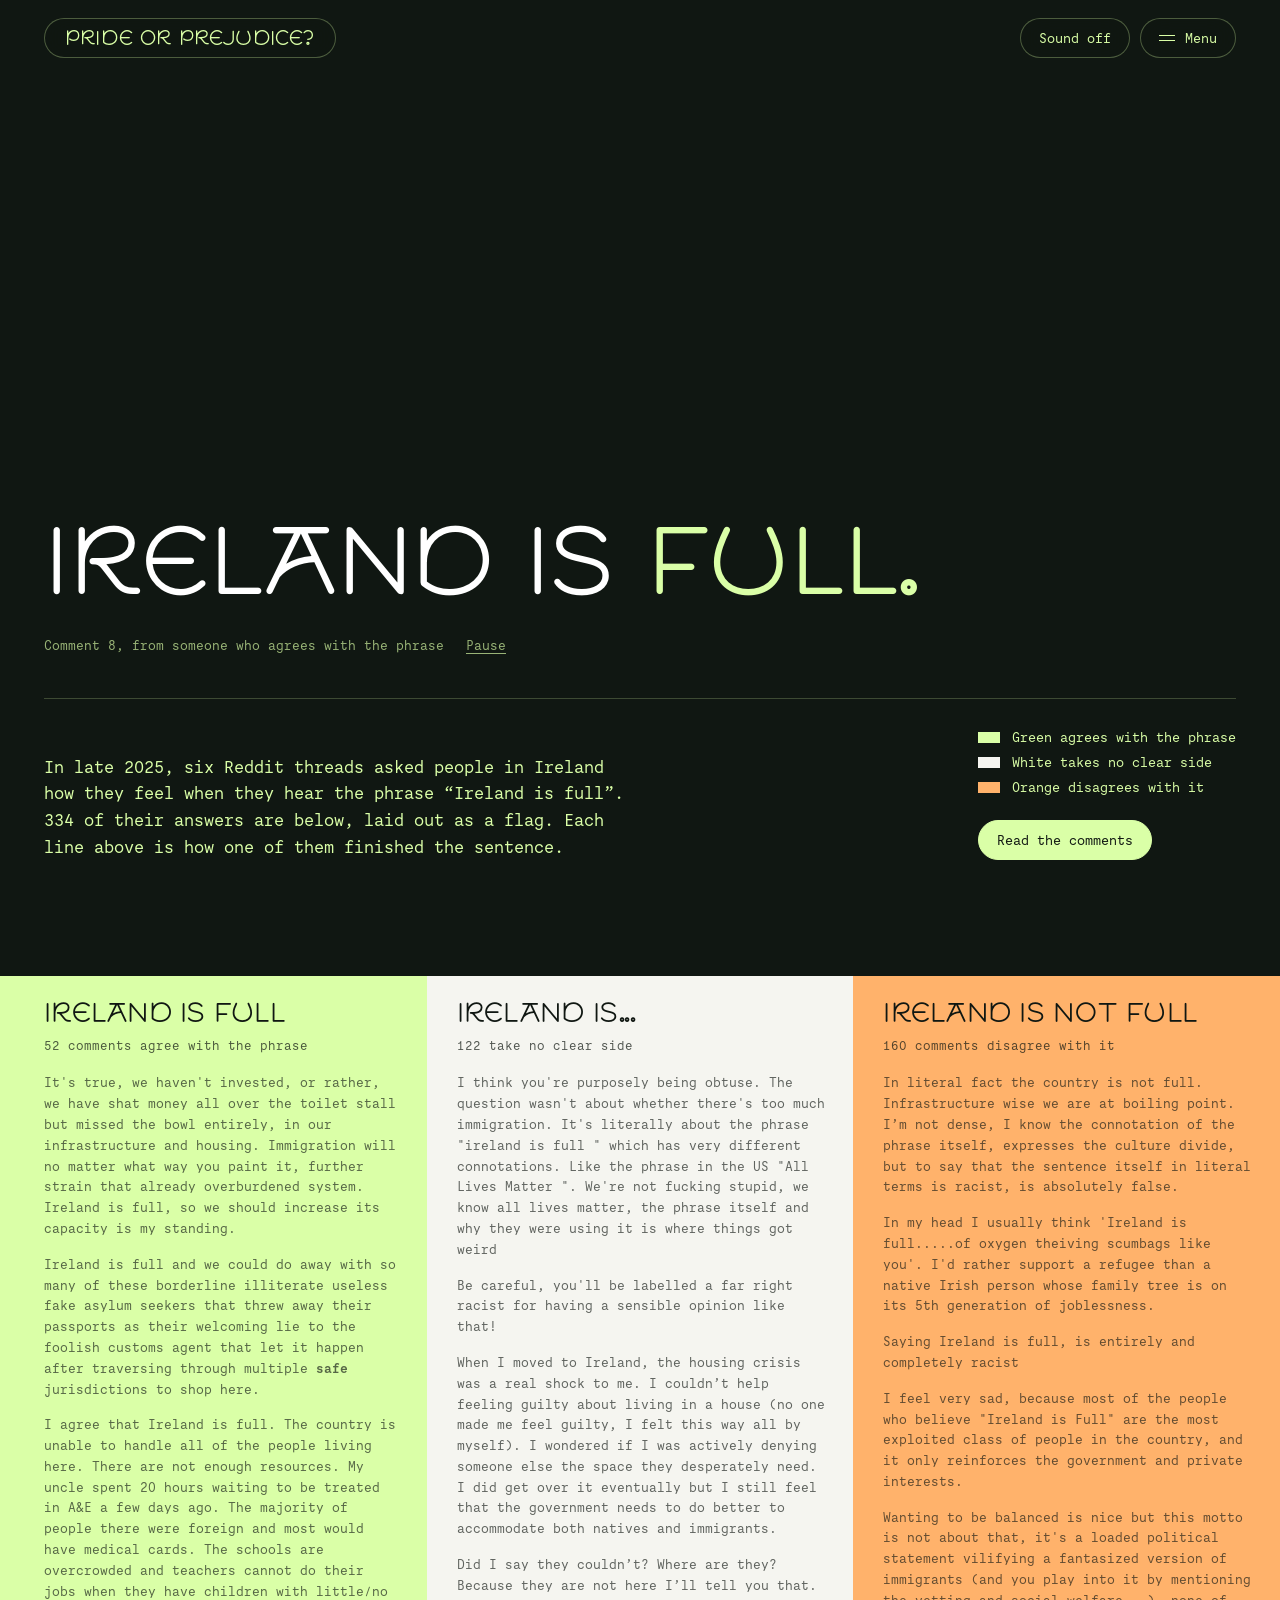
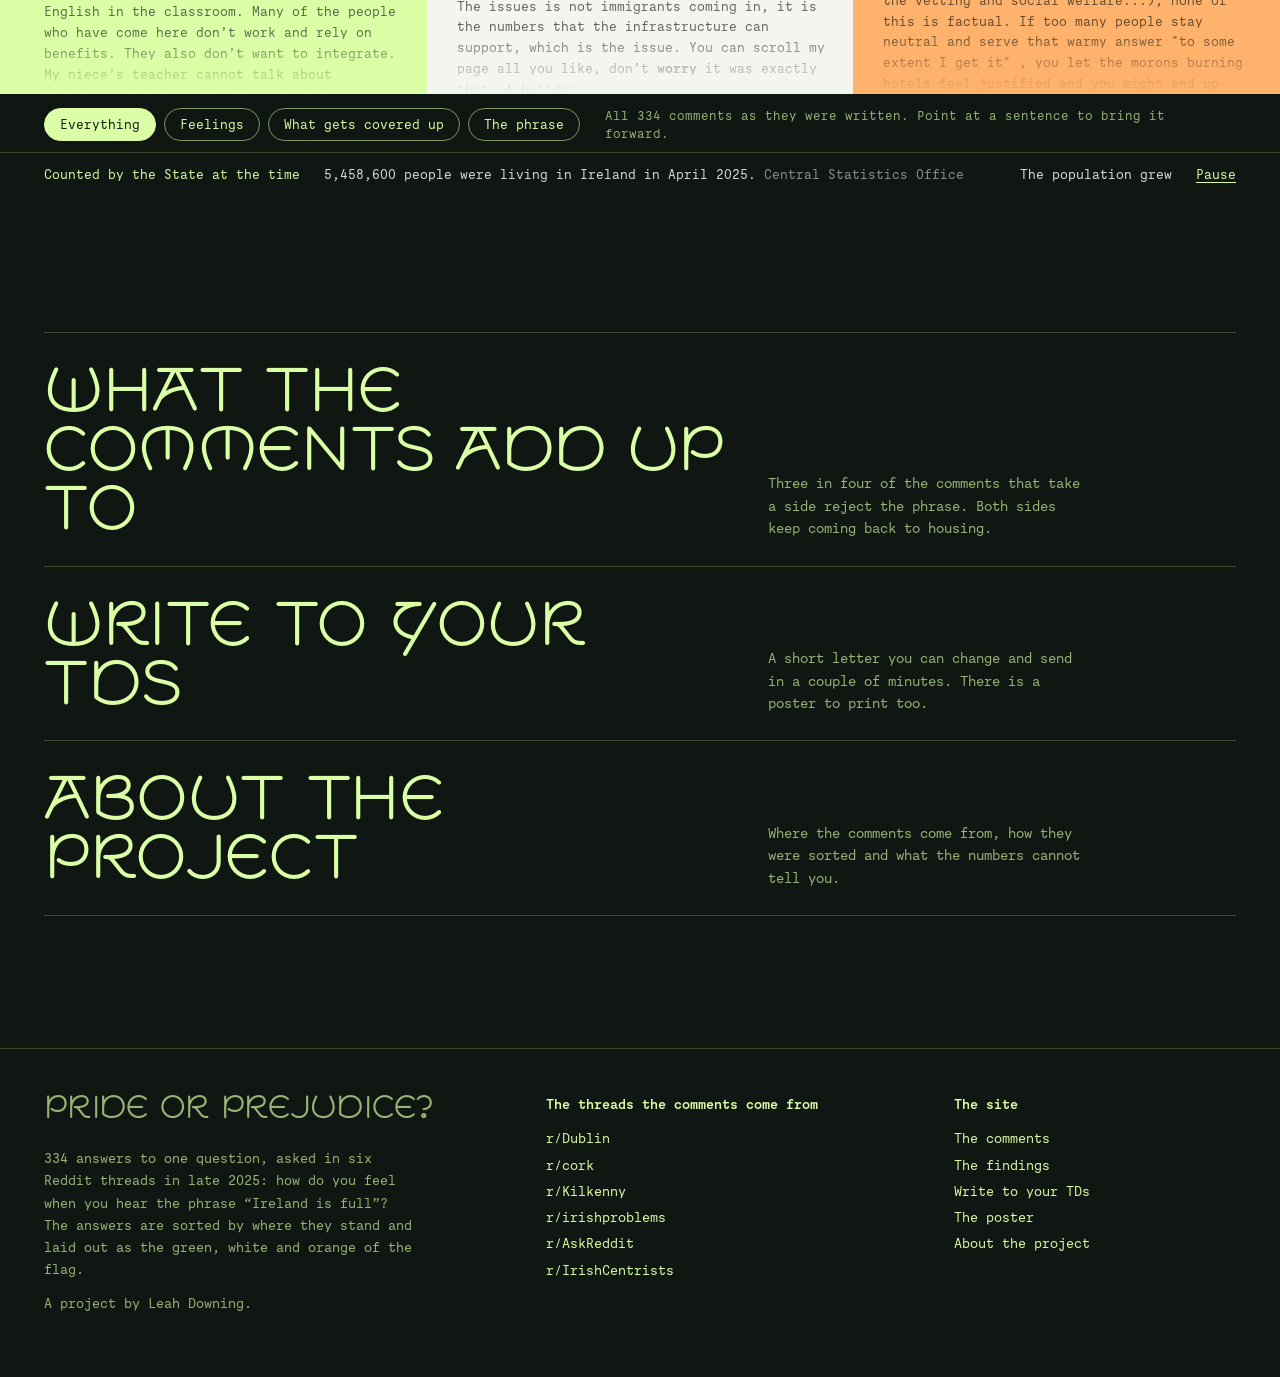
<file: index.html>
<!doctype html>
<html lang="en-IE" class="home">
<head>
  <meta charset="utf-8">
  <meta name="viewport" content="width=device-width, initial-scale=1">
  <title>Pride or Prejudice? What people say when they hear “Ireland is full”</title>
  <meta name="description" content="334 Reddit comments on the phrase “Ireland is full”, sorted by where they stand and laid out as the green, white and orange of the flag. A project by Leah Downing.">
  <meta name="theme-color" content="#101712">
  <meta property="og:type" content="website">
  <meta property="og:title" content="Pride or Prejudice? What people say when they hear “Ireland is full”">
  <meta property="og:description" content="334 Reddit comments on the phrase “Ireland is full”, sorted by where they stand and laid out as the green, white and orange of the flag. A project by Leah Downing.">
  <meta property="og:url" content="https://leahvdowning.github.io/prideorprejudice/">
  <meta property="og:image" content="https://leahvdowning.github.io/prideorprejudice/img/share.png">
  <meta name="twitter:card" content="summary_large_image">
  <link rel="icon" href="img/favicon.svg" type="image/svg+xml">
  <link rel="stylesheet" href="css/fonts.css">
  <link rel="stylesheet" href="css/site.css">
</head>
<body>
  <a class="skip" href="#main">Skip to the page</a>

  <!-- Header and menu. The same block sits at the top of all four pages. -->
  <header class="top">
    <a class="pill glass mark" href="index.html">Pride or Prejudice?</a>
    <div class="top-right">
      <button type="button" class="pill glass sound" data-sound aria-pressed="false">Sound off</button>
      <button type="button" class="pill glass" id="menu-open" aria-expanded="false" aria-controls="menu"><span class="burger" aria-hidden="true"><i></i><i></i></span>Menu</button>
    </div>
  </header>
  <div class="veil" id="veil" hidden></div>
  <nav class="menu" id="menu" aria-label="Menu" hidden>
    <div class="menu-head">
      <span>Pride or Prejudice?</span>
      <button type="button" class="pill" id="menu-close">Close</button>
    </div>
    <ol class="menu-list">
      <li><a href="index.html#comments" aria-current="page"><span class="num">1</span><span class="name">The comments</span><span class="go" aria-hidden="true">→</span></a></li>
      <li><a href="findings.html"><span class="num">2</span><span class="name">The findings</span><span class="go" aria-hidden="true">→</span></a></li>
      <li><a href="write.html"><span class="num">3</span><span class="name">Write to your TDs</span><span class="go" aria-hidden="true">→</span></a></li>
      <li><a href="write.html#poster"><span class="num">4</span><span class="name">The poster</span><span class="go" aria-hidden="true">→</span></a></li>
      <li><a href="about.html"><span class="num">5</span><span class="name">About the project</span><span class="go" aria-hidden="true">→</span></a></li>
    </ol>
    <div class="menu-foot">
      <p class="menu-note">334 answers to one question, asked on Reddit in late 2025: how do you feel when you hear the phrase “Ireland is full”?</p>
      <button type="button" class="pill sound" data-sound aria-pressed="false">Sound off</button>
    </div>
  </nav>

  <main id="main">
    <h1 class="vh">Pride or Prejudice? What people say when they hear “Ireland is full”</h1>

    <!-- ============ Intro ============ -->
    <section class="intro wrap">
      <p class="vh">Seven commenters finish the sentence “Ireland is” in seven different ways. They are shown one after another below.</p>
      <p class="line" aria-hidden="true"><span class="line-inner"><span class="stem">Ireland </span><span class="ending" id="ending" data-stance="agree"><span class="w"><span class="is">is</span></span> full.</span></span></p>
      <p class="who" aria-hidden="true">
        <span id="who">Comment 8, from someone who agrees with the phrase</span>
        <button type="button" class="text-btn" id="pause">Pause</button>
      </p>
      <div class="intro-foot">
        <p class="lede">In late 2025, six Reddit threads asked people in Ireland how they feel when they hear the phrase “Ireland is full”. <span data-stat="total">334</span> of their answers are below, laid out as a flag. Each line above is how one of them finished the sentence.</p>
        <div class="intro-side">
          <ul class="key">
            <li><i class="sw sw-agree"></i>Green agrees with the phrase</li>
            <li><i class="sw sw-neither"></i>White takes no clear side</li>
            <li><i class="sw sw-disagree"></i>Orange disagrees with it</li>
          </ul>
          <a class="pill pill-solid" href="#comments">Read the comments</a>
        </div>
      </div>
    </section>

    <!-- ============ The flag ============ -->
    <section class="flag-wrap" id="comments" aria-label="The comments">
      <fieldset class="tabs">
        <legend class="vh">Which band to read</legend>
        <label><input type="radio" name="stance" value="agree" checked><span>Full</span></label>
        <label><input type="radio" name="stance" value="neither"><span>No clear side</span></label>
        <label><input type="radio" name="stance" value="disagree"><span>Not full</span></label>
      </fieldset>

      <!-- data-flag="solid" gives colour fields with dark text. data-flag="dark" gives coloured text on the dark ground. -->
      <div class="flag" id="cols" data-flag="solid" data-lens="all" data-show="agree">
        <article class="band" data-stance="agree">
          <header class="band-head">
            <h2 class="display" id="h-agree">Ireland is full</h2>
            <p class="band-count" id="count-agree"></p>
          </header>
          <div class="scroll" id="col-agree" tabindex="0" role="region" aria-labelledby="h-agree"></div>
        </article>
        <article class="band" data-stance="neither">
          <header class="band-head">
            <h2 class="display" id="h-neither">Ireland is...</h2>
            <p class="band-count" id="count-neither"></p>
          </header>
          <div class="scroll" id="col-neither" tabindex="0" role="region" aria-labelledby="h-neither"></div>
        </article>
        <article class="band" data-stance="disagree">
          <header class="band-head">
            <h2 class="display" id="h-disagree">Ireland is not full</h2>
            <p class="band-count" id="count-disagree"></p>
          </header>
          <div class="scroll" id="col-disagree" tabindex="0" role="region" aria-labelledby="h-disagree"></div>
        </article>
      </div>
      <noscript><p class="wrap">The comments need JavaScript to load. You can read them as a spreadsheet in the <a href="https://github.com/leahvdowning/prideorprejudice/tree/gh-pages/data/source">project files</a>.</p></noscript>

      <div class="flag-bar">
        <fieldset class="lens">
          <legend class="vh">What stands out in the text</legend>
          <label><input type="radio" name="lens" value="all" checked><span>Everything</span></label>
          <label><input type="radio" name="lens" value="feel"><span>Feelings</span></label>
          <label><input type="radio" name="lens" value="lost"><span>What gets covered up</span></label>
          <label><input type="radio" name="lens" value="phrase"><span>The phrase</span></label>
        </fieldset>
        <p class="lens-note" id="lens-note" aria-live="polite"></p>
      </div>

      <div class="ticker" id="ticker">
        <p class="ticker-label">Counted by the State at the time</p>
        <div class="ticker-window"><ul class="ticker-track" id="ticker-track"></ul></div>
        <button type="button" class="text-btn" id="ticker-pause">Pause</button>
      </div>
    </section>

    <nav class="onward wrap" aria-label="Where to go next">
      <a class="onward-row" href="findings.html"><span class="display">What the comments add up to</span><span class="onward-note">Three in four of the comments that take a side reject the phrase. Both sides keep coming back to housing.</span><span class="onward-go" aria-hidden="true">→</span></a>
      <a class="onward-row" href="write.html"><span class="display">Write to your TDs</span><span class="onward-note">A short letter you can change and send in a couple of minutes. There is a poster to print too.</span><span class="onward-go" aria-hidden="true">→</span></a>
      <a class="onward-row" href="about.html"><span class="display">About the project</span><span class="onward-note">Where the comments come from, how they were sorted and what the numbers cannot tell you.</span><span class="onward-go" aria-hidden="true">→</span></a>
    </nav>
  </main>

  <!-- Footer. The same block sits at the bottom of all four pages. -->
  <footer class="foot">
    <div class="wrap foot-grid">
      <div>
        <p class="display foot-mark">Pride or Prejudice?</p>
        <p>334 answers to one question, asked in six Reddit threads in late 2025: how do you feel when you hear the phrase “Ireland is full”? The answers are sorted by where they stand and laid out as the green, white and orange of the flag.</p>
        <p>A project by Leah Downing.</p>
      </div>
      <div>
        <h2>The threads the comments come from</h2>
        <ul>
          <li><a href="https://www.reddit.com/r/Dublin/comments/1p82h2o/how_do_you_feel_when_you_hear_the_phrase_ireland/" target="_blank" rel="noopener">r/Dublin</a></li>
          <li><a href="https://www.reddit.com/r/cork/comments/1p82j3i/how_do_you_feel_when_you_hear_the_phrase_ireland/" target="_blank" rel="noopener">r/cork</a></li>
          <li><a href="https://www.reddit.com/r/Kilkenny/comments/1p82jyc/how_do_you_feel_when_you_hear_the_phrase_ireland/" target="_blank" rel="noopener">r/Kilkenny</a></li>
          <li><a href="https://www.reddit.com/r/irishproblems/comments/1p9ugcc/what_do_you_think_when_you_hear_phrases_like/" target="_blank" rel="noopener">r/irishproblems</a></li>
          <li><a href="https://www.reddit.com/r/AskReddit/comments/1p9uesv/ireland_what_do_you_feel_when_you_hear_phrases/" target="_blank" rel="noopener">r/AskReddit</a></li>
          <li><a href="https://www.reddit.com/r/IrishCentrists/comments/1p9uigr/what_do_you_feel_when_you_hear_phrases_like/" target="_blank" rel="noopener">r/IrishCentrists</a></li>
        </ul>
      </div>
      <div>
        <h2>The site</h2>
        <ul>
          <li><a href="index.html#comments">The comments</a></li>
          <li><a href="findings.html">The findings</a></li>
          <li><a href="write.html">Write to your TDs</a></li>
          <li><a href="write.html#poster">The poster</a></li>
          <li><a href="about.html">About the project</a></li>
        </ul>
      </div>
    </div>
  </footer>

  <script src="data/stats.js"></script>
  <script src="data/comments.js"></script>
  <script src="data/facts.js"></script>
  <script src="js/app.js"></script>
</body>
</html>
</file>
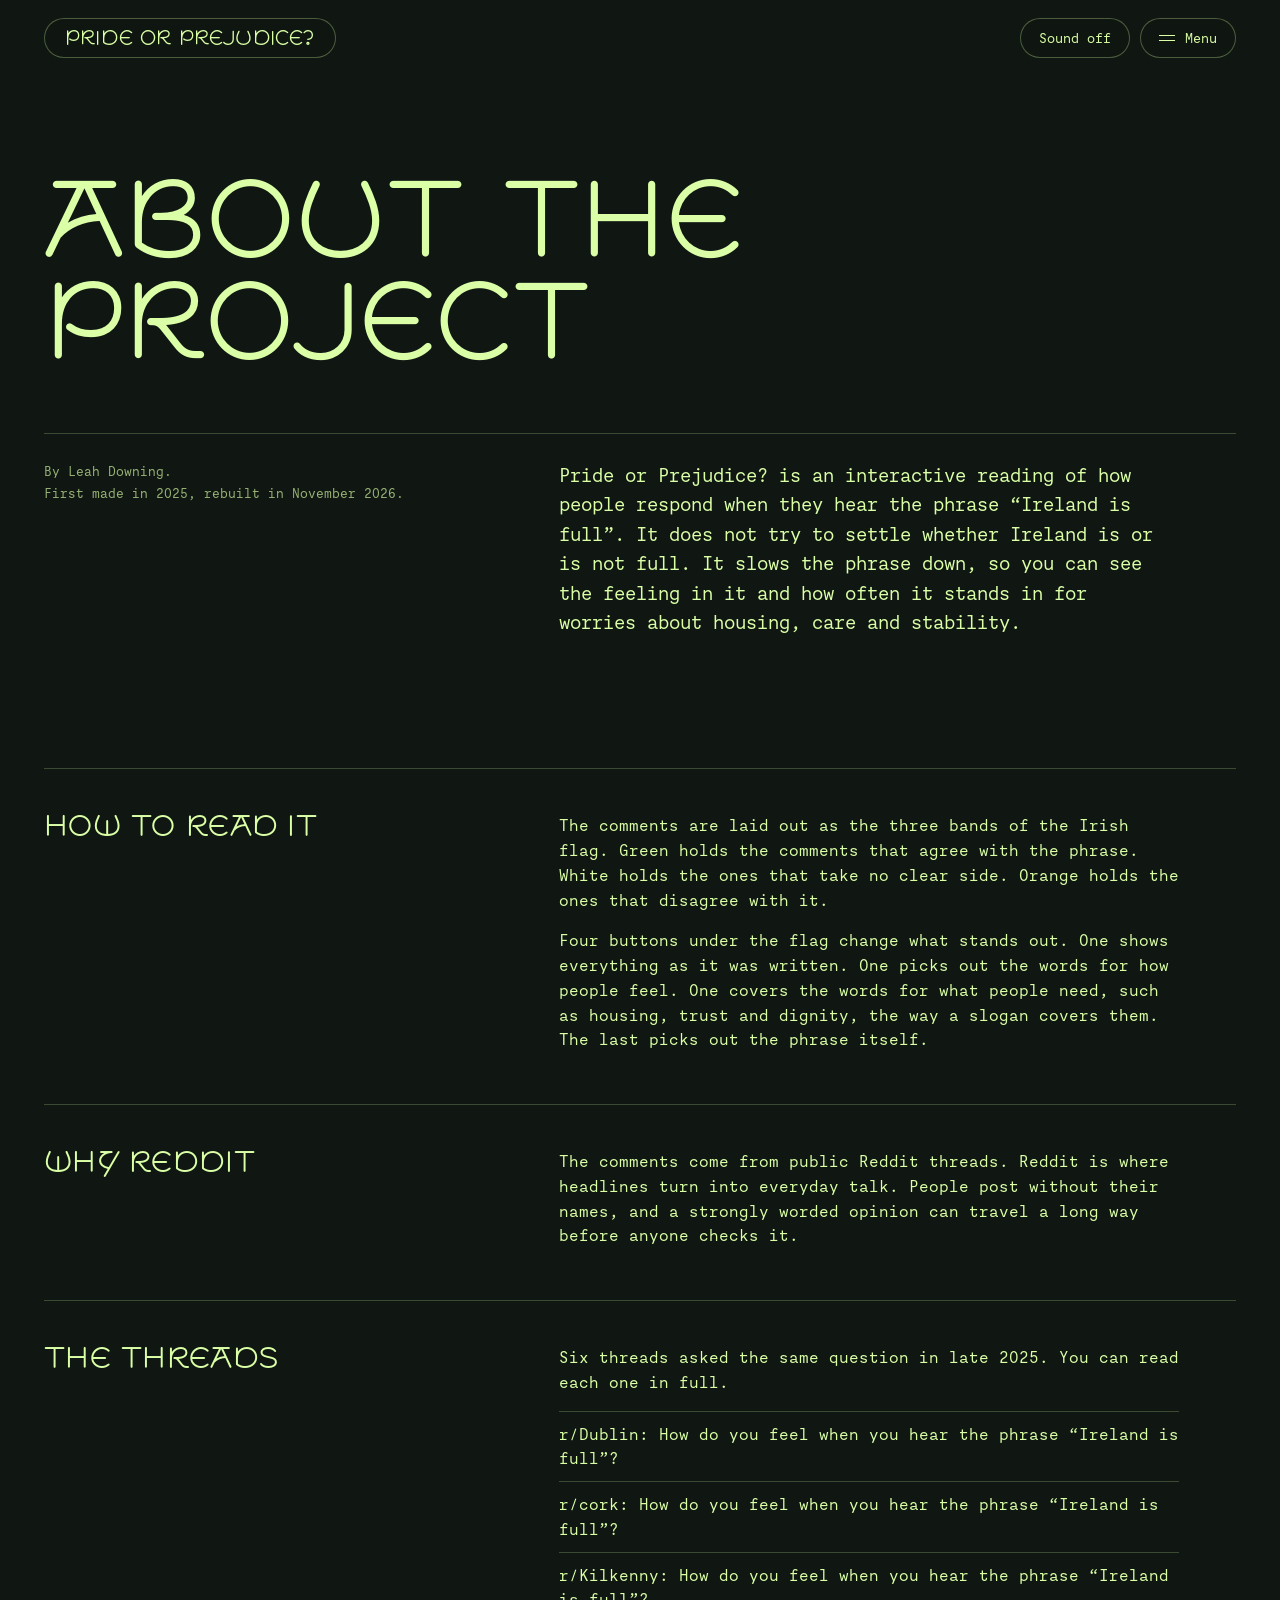
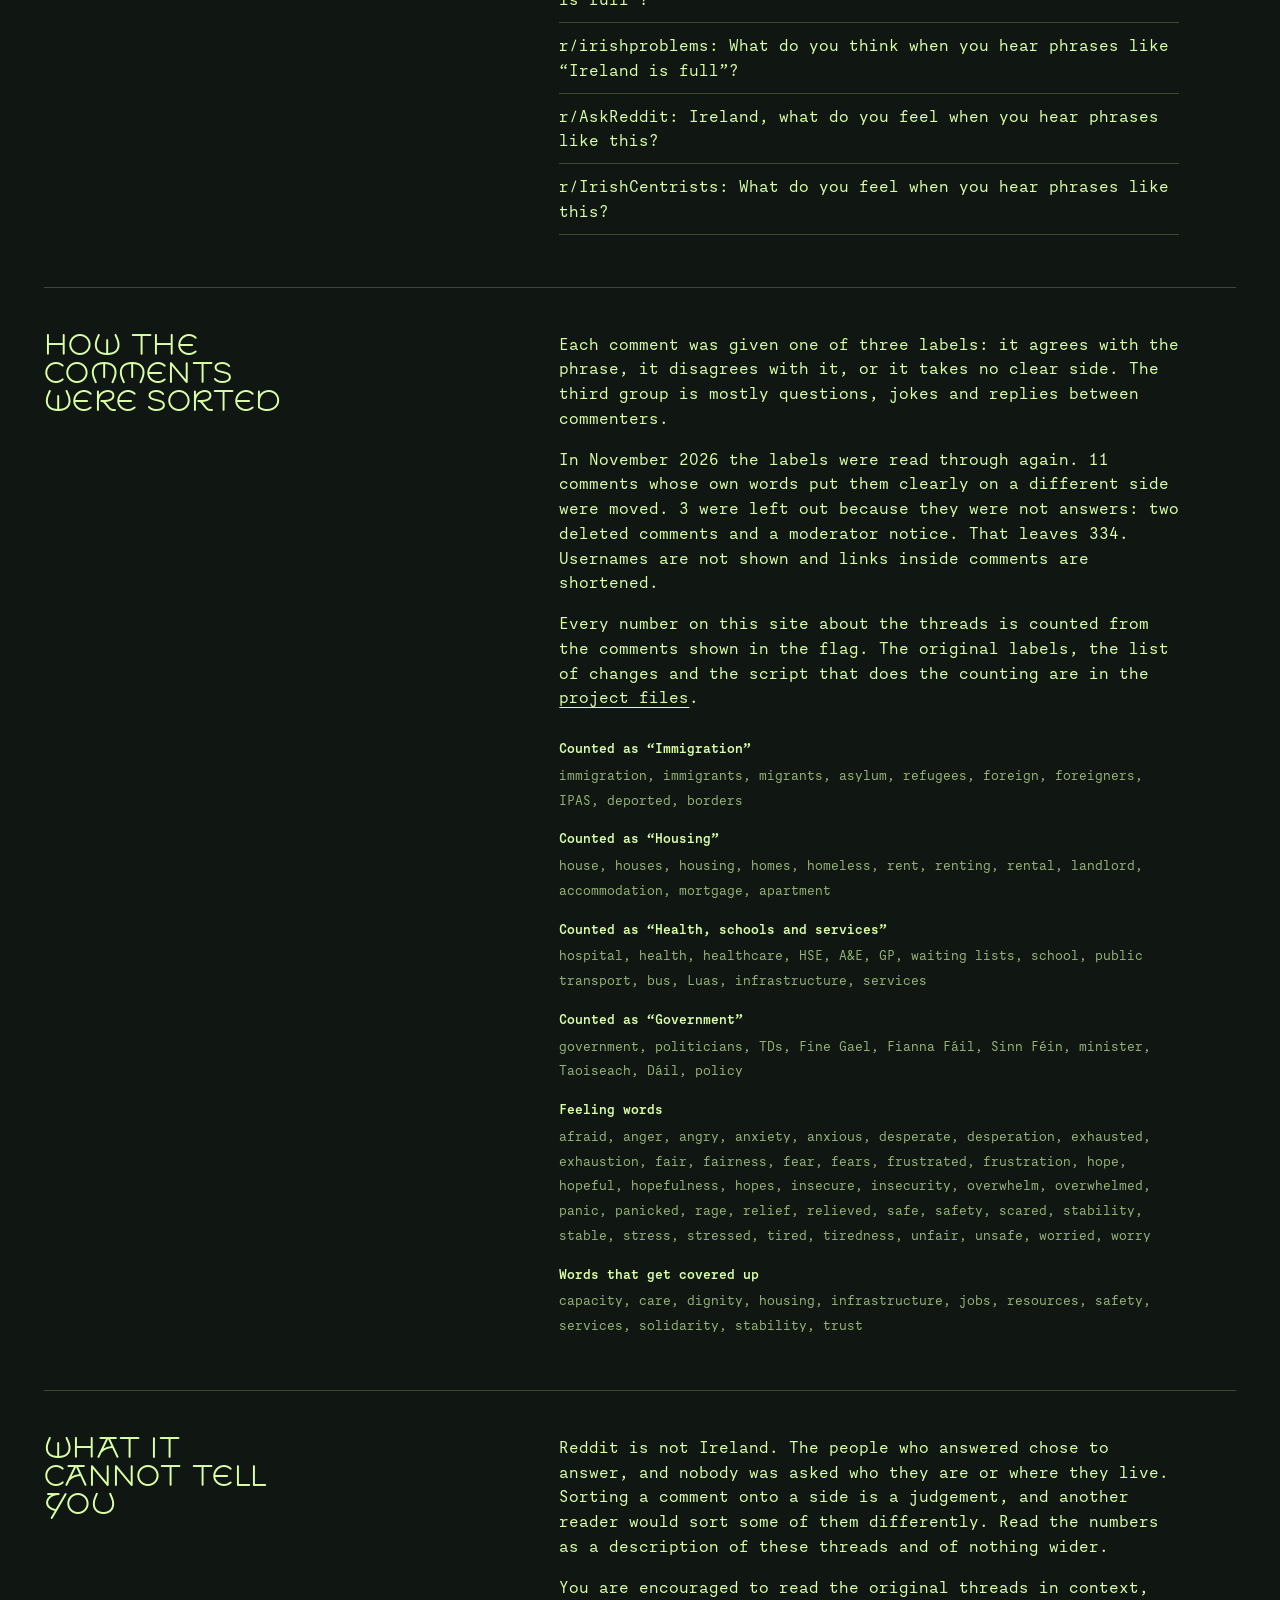
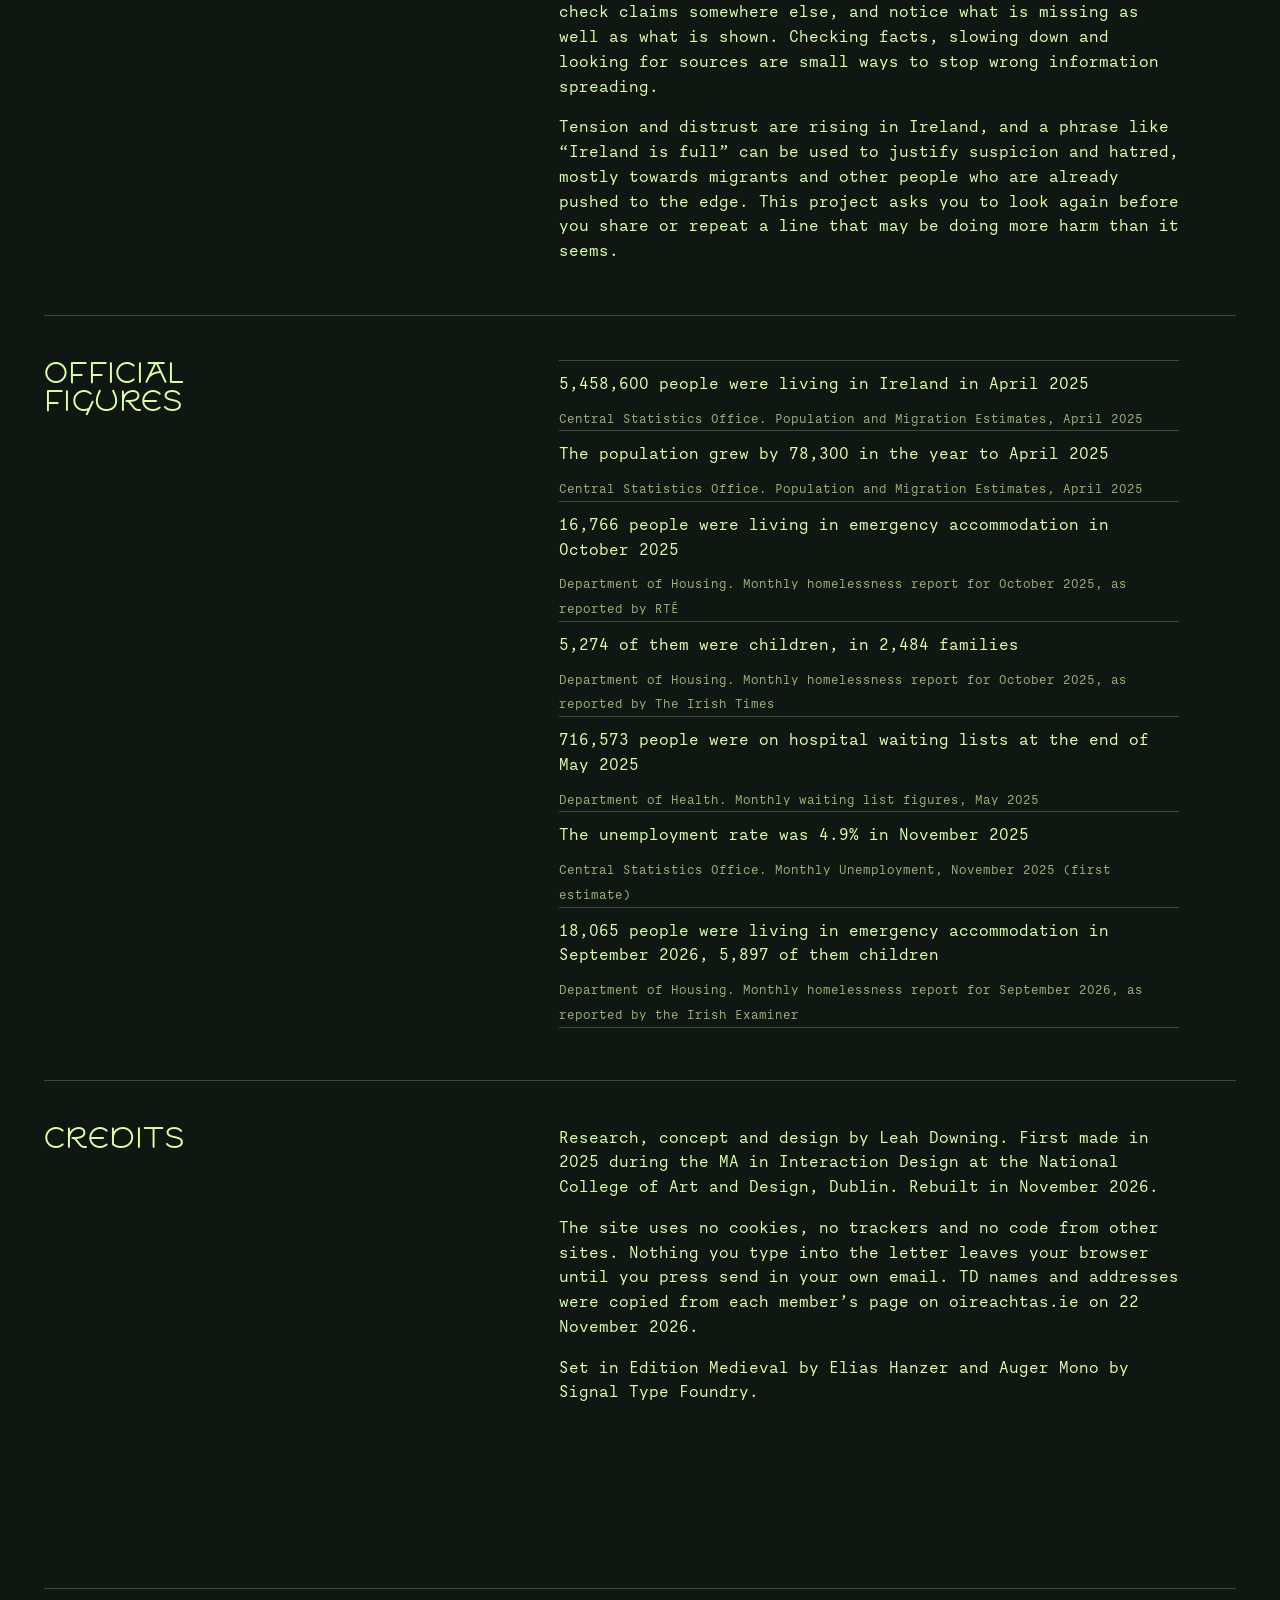
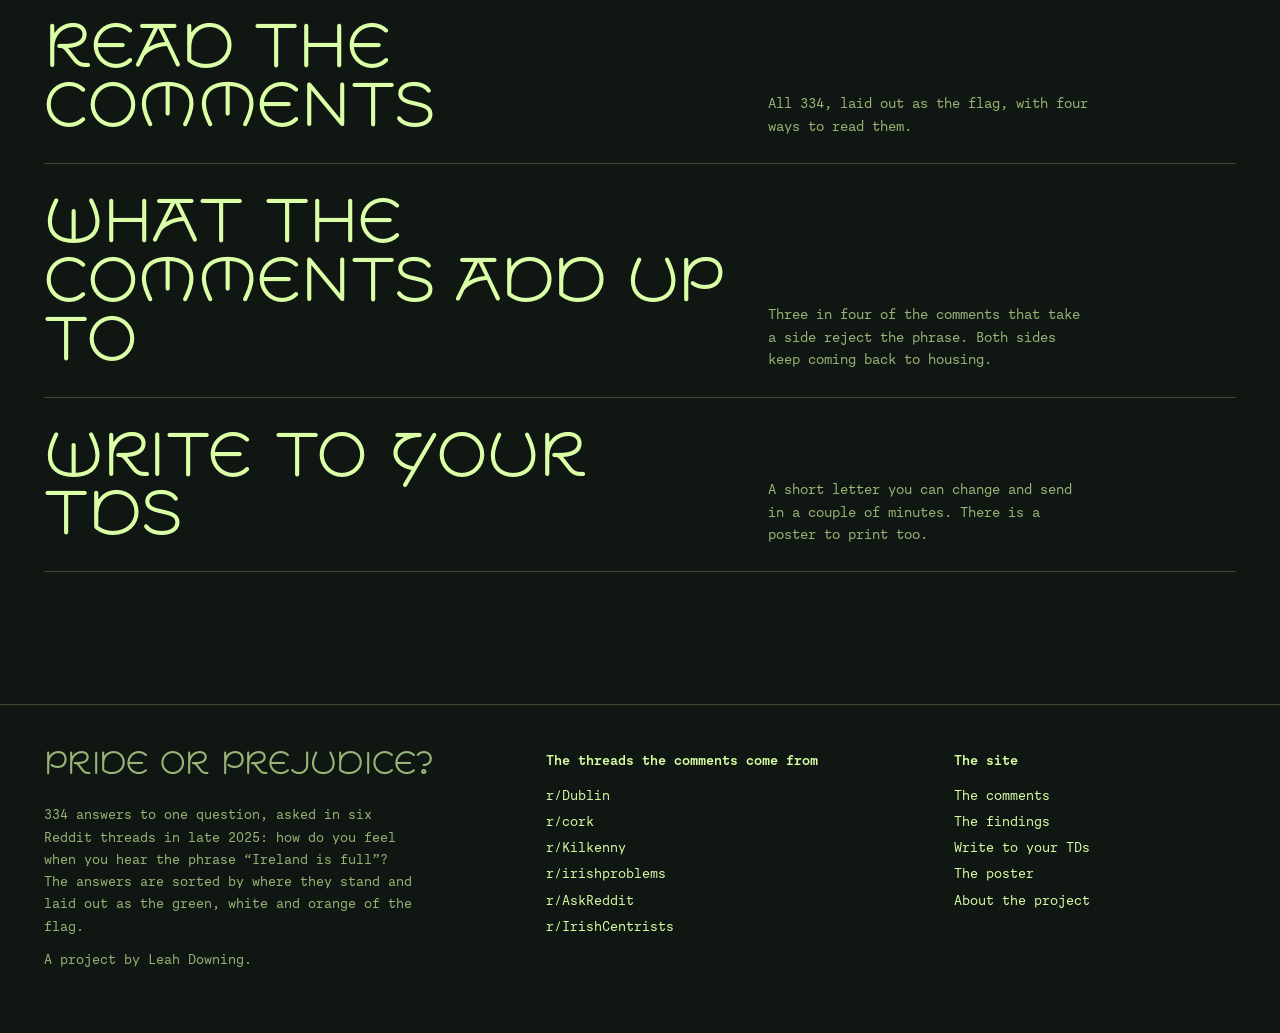
<file: about.html>
<!doctype html>
<html lang="en-IE">
<head>
  <meta charset="utf-8">
  <meta name="viewport" content="width=device-width, initial-scale=1">
  <title>About the project. Pride or Prejudice?</title>
  <meta name="description" content="Where the comments come from, how they were sorted and what the numbers cannot tell you.">
  <meta name="theme-color" content="#101712">
  <meta property="og:type" content="website">
  <meta property="og:title" content="About the project. Pride or Prejudice?">
  <meta property="og:description" content="Where the comments come from, how they were sorted and what the numbers cannot tell you.">
  <meta property="og:url" content="https://leahvdowning.github.io/prideorprejudice/about.html">
  <meta property="og:image" content="https://leahvdowning.github.io/prideorprejudice/img/share.png">
  <meta name="twitter:card" content="summary_large_image">
  <link rel="icon" href="img/favicon.svg" type="image/svg+xml">
  <link rel="stylesheet" href="css/fonts.css">
  <link rel="stylesheet" href="css/site.css">
</head>
<body>
  <a class="skip" href="#main">Skip to the page</a>

  <!-- Header and menu. The same block sits at the top of all four pages. -->
  <header class="top">
    <a class="pill glass mark" href="index.html">Pride or Prejudice?</a>
    <div class="top-right">
      <button type="button" class="pill glass sound" data-sound aria-pressed="false">Sound off</button>
      <button type="button" class="pill glass" id="menu-open" aria-expanded="false" aria-controls="menu"><span class="burger" aria-hidden="true"><i></i><i></i></span>Menu</button>
    </div>
  </header>
  <div class="veil" id="veil" hidden></div>
  <nav class="menu" id="menu" aria-label="Menu" hidden>
    <div class="menu-head">
      <span>Pride or Prejudice?</span>
      <button type="button" class="pill" id="menu-close">Close</button>
    </div>
    <ol class="menu-list">
      <li><a href="index.html#comments"><span class="num">1</span><span class="name">The comments</span><span class="go" aria-hidden="true">→</span></a></li>
      <li><a href="findings.html"><span class="num">2</span><span class="name">The findings</span><span class="go" aria-hidden="true">→</span></a></li>
      <li><a href="write.html"><span class="num">3</span><span class="name">Write to your TDs</span><span class="go" aria-hidden="true">→</span></a></li>
      <li><a href="write.html#poster"><span class="num">4</span><span class="name">The poster</span><span class="go" aria-hidden="true">→</span></a></li>
      <li><a href="about.html" aria-current="page"><span class="num">5</span><span class="name">About the project</span><span class="go" aria-hidden="true">→</span></a></li>
    </ol>
    <div class="menu-foot">
      <p class="menu-note">334 answers to one question, asked on Reddit in late 2025: how do you feel when you hear the phrase “Ireland is full”?</p>
      <button type="button" class="pill sound" data-sound aria-pressed="false">Sound off</button>
    </div>
  </nav>

  <main id="main">
    <header class="page-head wrap">
      <h1 class="display page-title">About the project</h1>
      <div class="standfirst">
        <p class="byline">By Leah Downing.<br>First made in 2025, rebuilt in November 2026.</p>
        <p class="lede">Pride or Prejudice? is an interactive reading of how people respond when they hear the phrase “Ireland is full”. It does not try to settle whether Ireland is or is not full. It slows the phrase down, so you can see the feeling in it and how often it stands in for worries about housing, care and stability.</p>
      </div>
    </header>

    <div class="section wrap">
      <section class="about-row">
        <h2 class="display">How to read it</h2>
        <div>
          <p>The comments are laid out as the three bands of the Irish flag. Green holds the comments that agree with the phrase. White holds the ones that take no clear side. Orange holds the ones that disagree with it.</p>
          <p>Four buttons under the flag change what stands out. One shows everything as it was written. One picks out the words for how people feel. One covers the words for what people need, such as housing, trust and dignity, the way a slogan covers them. The last picks out the phrase itself.</p>
        </div>
      </section>

      <section class="about-row">
        <h2 class="display">Why Reddit</h2>
        <div>
          <p>The comments come from public Reddit threads. Reddit is where headlines turn into everyday talk. People post without their names, and a strongly worded opinion can travel a long way before anyone checks it.</p>
        </div>
      </section>

      <section class="about-row">
        <h2 class="display">The threads</h2>
        <div>
          <p>Six threads asked the same question in late 2025. You can read each one in full.</p>
          <ul class="links">
            <li><a href="https://www.reddit.com/r/Dublin/comments/1p82h2o/how_do_you_feel_when_you_hear_the_phrase_ireland/" target="_blank" rel="noopener">r/Dublin: How do you feel when you hear the phrase “Ireland is full”?</a></li>
            <li><a href="https://www.reddit.com/r/cork/comments/1p82j3i/how_do_you_feel_when_you_hear_the_phrase_ireland/" target="_blank" rel="noopener">r/cork: How do you feel when you hear the phrase “Ireland is full”?</a></li>
            <li><a href="https://www.reddit.com/r/Kilkenny/comments/1p82jyc/how_do_you_feel_when_you_hear_the_phrase_ireland/" target="_blank" rel="noopener">r/Kilkenny: How do you feel when you hear the phrase “Ireland is full”?</a></li>
            <li><a href="https://www.reddit.com/r/irishproblems/comments/1p9ugcc/what_do_you_think_when_you_hear_phrases_like/" target="_blank" rel="noopener">r/irishproblems: What do you think when you hear phrases like “Ireland is full”?</a></li>
            <li><a href="https://www.reddit.com/r/AskReddit/comments/1p9uesv/ireland_what_do_you_feel_when_you_hear_phrases/" target="_blank" rel="noopener">r/AskReddit: Ireland, what do you feel when you hear phrases like this?</a></li>
            <li><a href="https://www.reddit.com/r/IrishCentrists/comments/1p9uigr/what_do_you_feel_when_you_hear_phrases_like/" target="_blank" rel="noopener">r/IrishCentrists: What do you feel when you hear phrases like this?</a></li>
          </ul>
        </div>
      </section>

      <section class="about-row" id="sorted">
        <h2 class="display">How the comments were sorted</h2>
        <div>
          <p>Each comment was given one of three labels: it agrees with the phrase, it disagrees with it, or it takes no clear side. The third group is mostly questions, jokes and replies between commenters.</p>
          <p>In November 2026 the labels were read through again. <span data-stat="moved">11</span> comments whose own words put them clearly on a different side were moved. <span data-stat="leftOut">3</span> were left out because they were not answers: two deleted comments and a moderator notice. That leaves <span data-stat="total">334</span>. Usernames are not shown and links inside comments are shortened.</p>
          <p>Every number on this site about the threads is counted from the comments shown in the flag. The original labels, the list of changes and the script that does the counting are in the <a href="https://github.com/leahvdowning/prideorprejudice" target="_blank" rel="noopener">project files</a>.</p>
          <dl class="wordlists" id="wordlists"></dl>
        </div>
      </section>

      <section class="about-row">
        <h2 class="display">What it cannot tell you</h2>
        <div>
          <p>Reddit is not Ireland. The people who answered chose to answer, and nobody was asked who they are or where they live. Sorting a comment onto a side is a judgement, and another reader would sort some of them differently. Read the numbers as a description of these threads and of nothing wider.</p>
          <p>You are encouraged to read the original threads in context, check claims somewhere else, and notice what is missing as well as what is shown. Checking facts, slowing down and looking for sources are small ways to stop wrong information spreading.</p>
          <p>Tension and distrust are rising in Ireland, and a phrase like “Ireland is full” can be used to justify suspicion and hatred, mostly towards migrants and other people who are already pushed to the edge. This project asks you to look again before you share or repeat a line that may be doing more harm than it seems.</p>
        </div>
      </section>

      <section class="about-row" id="figures">
        <h2 class="display">Official figures</h2>
        <div>
          <ul class="links" id="sources"></ul>
        </div>
      </section>

      <section class="about-row">
        <h2 class="display">Credits</h2>
        <div>
          <p>Research, concept and design by Leah Downing. First made in 2025 during the MA in Interaction Design at the National College of Art and Design, Dublin. Rebuilt in November 2026.</p>
          <p>The site uses no cookies, no trackers and no code from other sites. Nothing you type into the letter leaves your browser until you press send in your own email. TD names and addresses were copied from each member’s page on oireachtas.ie on <span data-tds="checked">22 November 2026</span>.</p>
          <p>Set in Edition Medieval by Elias Hanzer and Auger Mono by Signal Type Foundry.</p>
        </div>
      </section>
    </div>

    <nav class="onward wrap" aria-label="Where to go next">
      <a class="onward-row" href="index.html#comments"><span class="display">Read the comments</span><span class="onward-note">All 334, laid out as the flag, with four ways to read them.</span><span class="onward-go" aria-hidden="true">→</span></a>
      <a class="onward-row" href="findings.html"><span class="display">What the comments add up to</span><span class="onward-note">Three in four of the comments that take a side reject the phrase. Both sides keep coming back to housing.</span><span class="onward-go" aria-hidden="true">→</span></a>
      <a class="onward-row" href="write.html"><span class="display">Write to your TDs</span><span class="onward-note">A short letter you can change and send in a couple of minutes. There is a poster to print too.</span><span class="onward-go" aria-hidden="true">→</span></a>
    </nav>
  </main>

  <!-- Footer. The same block sits at the bottom of all four pages. -->
  <footer class="foot">
    <div class="wrap foot-grid">
      <div>
        <p class="display foot-mark">Pride or Prejudice?</p>
        <p>334 answers to one question, asked in six Reddit threads in late 2025: how do you feel when you hear the phrase “Ireland is full”? The answers are sorted by where they stand and laid out as the green, white and orange of the flag.</p>
        <p>A project by Leah Downing.</p>
      </div>
      <div>
        <h2>The threads the comments come from</h2>
        <ul>
          <li><a href="https://www.reddit.com/r/Dublin/comments/1p82h2o/how_do_you_feel_when_you_hear_the_phrase_ireland/" target="_blank" rel="noopener">r/Dublin</a></li>
          <li><a href="https://www.reddit.com/r/cork/comments/1p82j3i/how_do_you_feel_when_you_hear_the_phrase_ireland/" target="_blank" rel="noopener">r/cork</a></li>
          <li><a href="https://www.reddit.com/r/Kilkenny/comments/1p82jyc/how_do_you_feel_when_you_hear_the_phrase_ireland/" target="_blank" rel="noopener">r/Kilkenny</a></li>
          <li><a href="https://www.reddit.com/r/irishproblems/comments/1p9ugcc/what_do_you_think_when_you_hear_phrases_like/" target="_blank" rel="noopener">r/irishproblems</a></li>
          <li><a href="https://www.reddit.com/r/AskReddit/comments/1p9uesv/ireland_what_do_you_feel_when_you_hear_phrases/" target="_blank" rel="noopener">r/AskReddit</a></li>
          <li><a href="https://www.reddit.com/r/IrishCentrists/comments/1p9uigr/what_do_you_feel_when_you_hear_phrases_like/" target="_blank" rel="noopener">r/IrishCentrists</a></li>
        </ul>
      </div>
      <div>
        <h2>The site</h2>
        <ul>
          <li><a href="index.html#comments">The comments</a></li>
          <li><a href="findings.html">The findings</a></li>
          <li><a href="write.html">Write to your TDs</a></li>
          <li><a href="write.html#poster">The poster</a></li>
          <li><a href="about.html">About the project</a></li>
        </ul>
      </div>
    </div>
  </footer>

  <script src="data/stats.js"></script>
  <script src="data/facts.js"></script>
  <script src="data/tds.js"></script>
  <script src="js/app.js"></script>
</body>
</html>
</file>
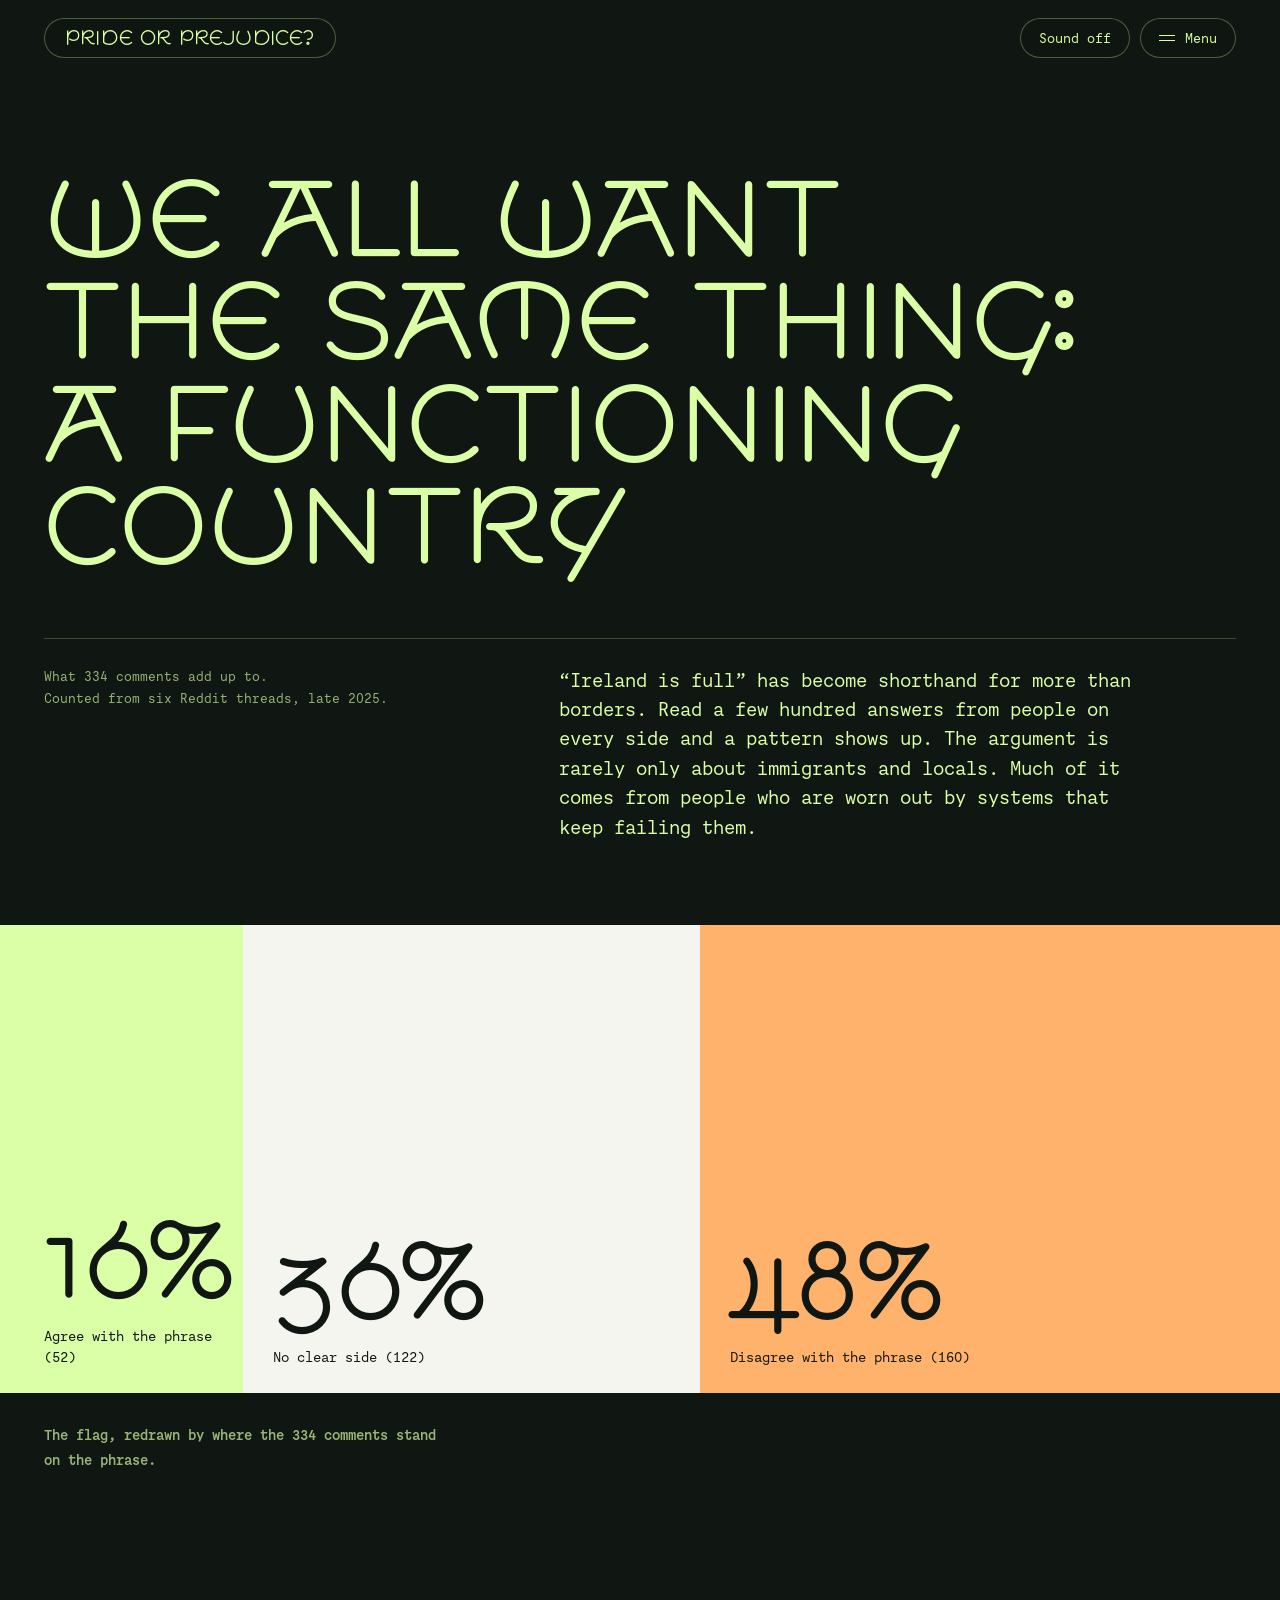
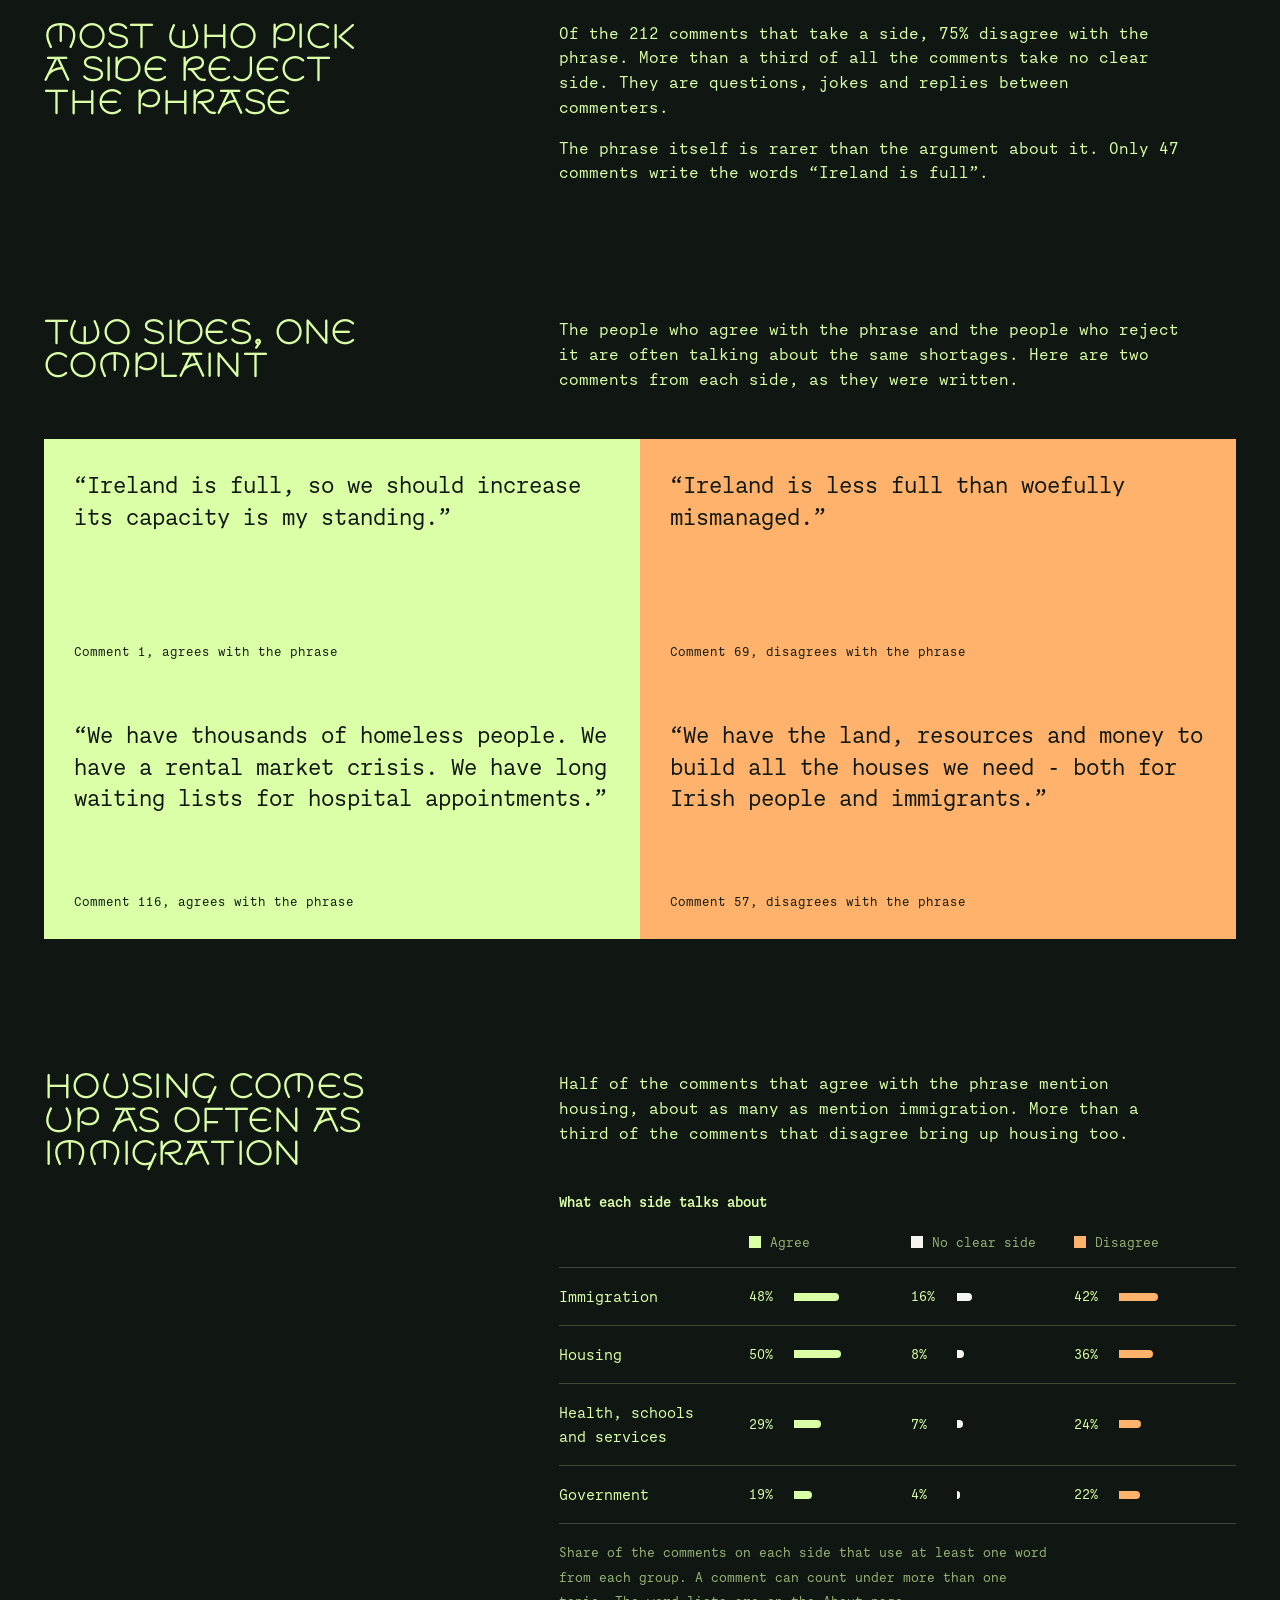
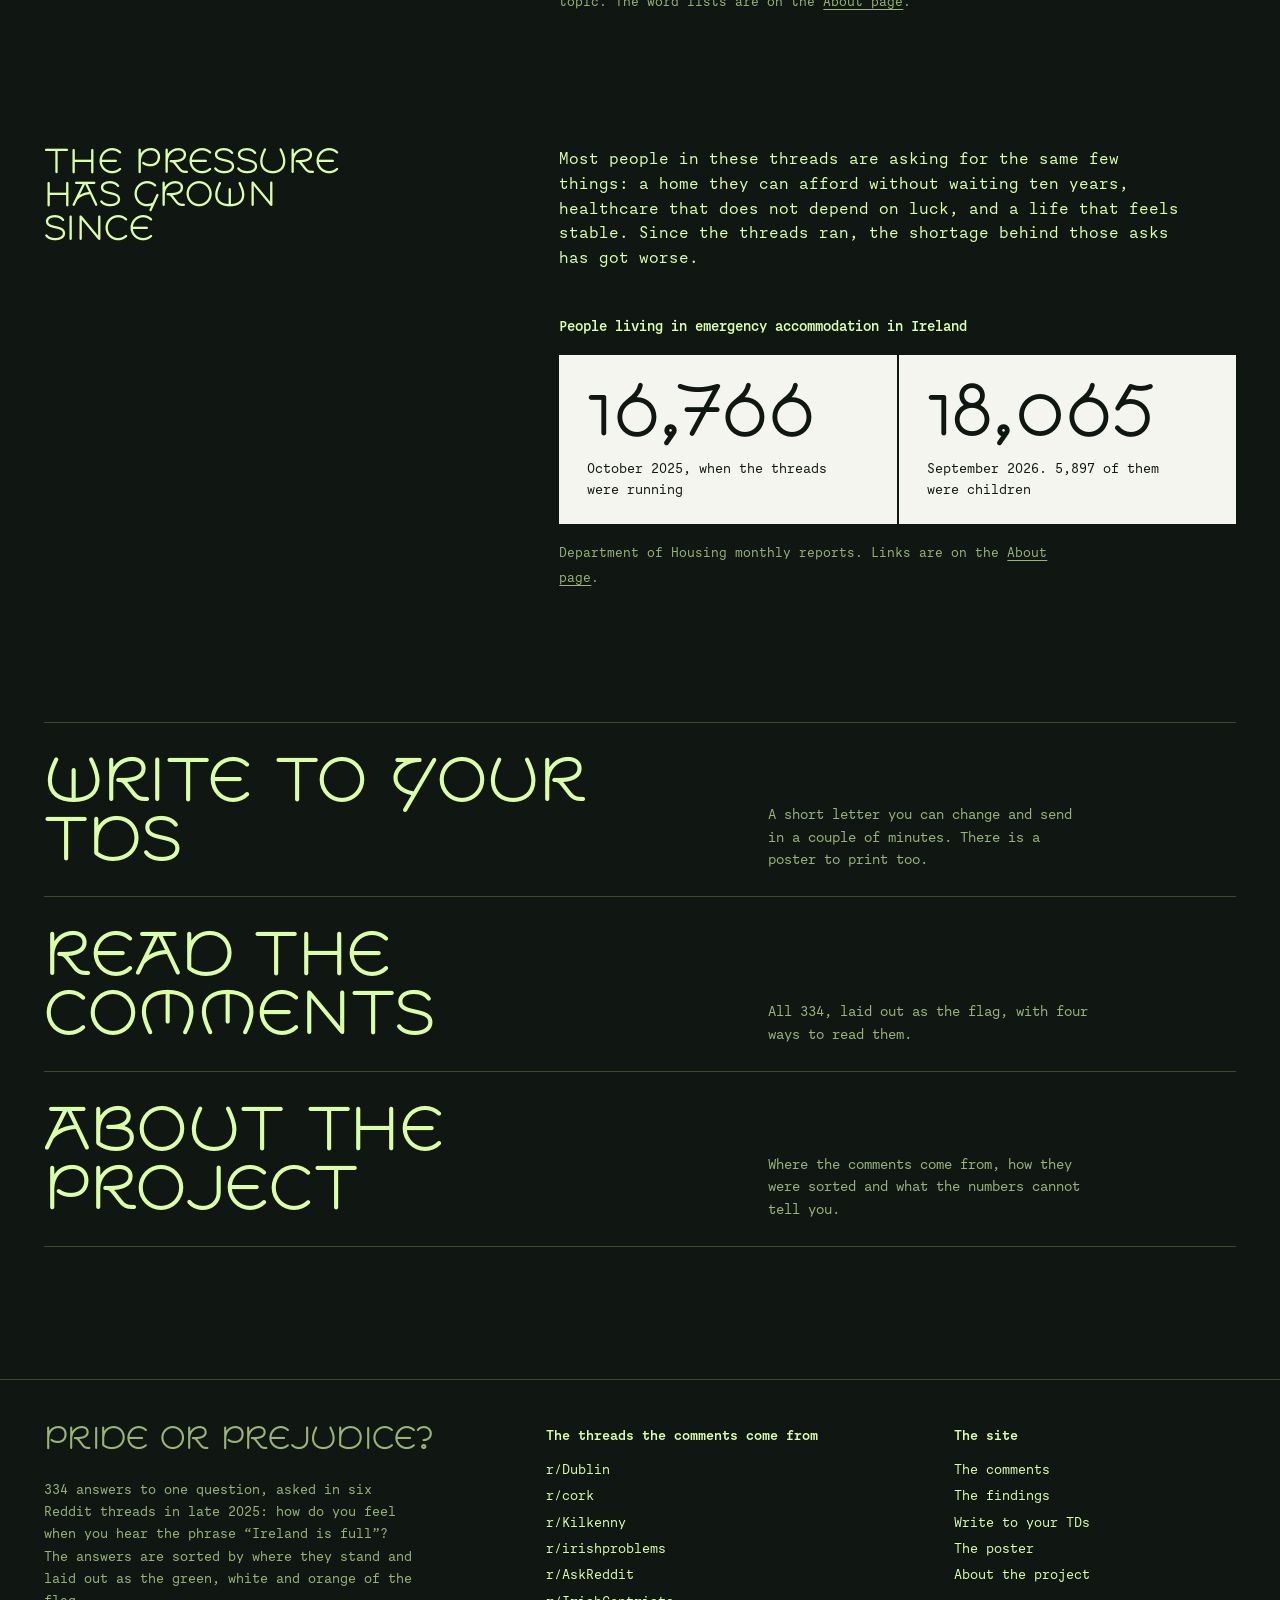
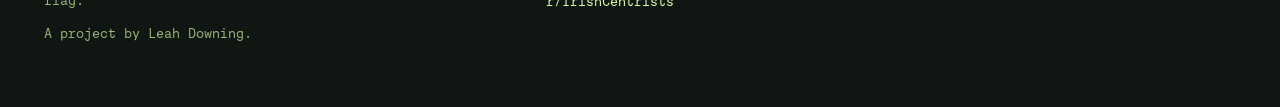
<file: findings.html>
<!doctype html>
<html lang="en-IE">
<head>
  <meta charset="utf-8">
  <meta name="viewport" content="width=device-width, initial-scale=1">
  <title>We all want the same thing: a functioning country. Pride or Prejudice?</title>
  <meta name="description" content="What 334 Reddit comments on the phrase “Ireland is full” add up to.">
  <meta name="theme-color" content="#101712">
  <meta property="og:type" content="website">
  <meta property="og:title" content="We all want the same thing: a functioning country. Pride or Prejudice?">
  <meta property="og:description" content="What 334 Reddit comments on the phrase “Ireland is full” add up to.">
  <meta property="og:url" content="https://leahvdowning.github.io/prideorprejudice/findings.html">
  <meta property="og:image" content="https://leahvdowning.github.io/prideorprejudice/img/share.png">
  <meta name="twitter:card" content="summary_large_image">
  <link rel="icon" href="img/favicon.svg" type="image/svg+xml">
  <link rel="stylesheet" href="css/fonts.css">
  <link rel="stylesheet" href="css/site.css">
</head>
<body>
  <a class="skip" href="#main">Skip to the page</a>

  <!-- Header and menu. The same block sits at the top of all four pages. -->
  <header class="top">
    <a class="pill glass mark" href="index.html">Pride or Prejudice?</a>
    <div class="top-right">
      <button type="button" class="pill glass sound" data-sound aria-pressed="false">Sound off</button>
      <button type="button" class="pill glass" id="menu-open" aria-expanded="false" aria-controls="menu"><span class="burger" aria-hidden="true"><i></i><i></i></span>Menu</button>
    </div>
  </header>
  <div class="veil" id="veil" hidden></div>
  <nav class="menu" id="menu" aria-label="Menu" hidden>
    <div class="menu-head">
      <span>Pride or Prejudice?</span>
      <button type="button" class="pill" id="menu-close">Close</button>
    </div>
    <ol class="menu-list">
      <li><a href="index.html#comments"><span class="num">1</span><span class="name">The comments</span><span class="go" aria-hidden="true">→</span></a></li>
      <li><a href="findings.html" aria-current="page"><span class="num">2</span><span class="name">The findings</span><span class="go" aria-hidden="true">→</span></a></li>
      <li><a href="write.html"><span class="num">3</span><span class="name">Write to your TDs</span><span class="go" aria-hidden="true">→</span></a></li>
      <li><a href="write.html#poster"><span class="num">4</span><span class="name">The poster</span><span class="go" aria-hidden="true">→</span></a></li>
      <li><a href="about.html"><span class="num">5</span><span class="name">About the project</span><span class="go" aria-hidden="true">→</span></a></li>
    </ol>
    <div class="menu-foot">
      <p class="menu-note">334 answers to one question, asked on Reddit in late 2025: how do you feel when you hear the phrase “Ireland is full”?</p>
      <button type="button" class="pill sound" data-sound aria-pressed="false">Sound off</button>
    </div>
  </nav>

  <main id="main">
    <header class="page-head wrap">
      <h1 class="display page-title">We all want the same thing: a functioning country</h1>
      <div class="standfirst">
        <p class="byline">What <span data-stat="total">334</span> comments add up to.<br>Counted from six Reddit threads, late 2025.</p>
        <p class="lede">“Ireland is full” has become shorthand for more than borders. Read a few hundred answers from people on every side and a pattern shows up. The argument is rarely only about immigrants and locals. Much of it comes from people who are worn out by systems that keep failing them.</p>
      </div>
    </header>

    <figure class="fig">
      <div class="tricolour" id="tricolour"></div>
      <figcaption class="wrap fig-note tri-caption">The flag, redrawn by where the <span data-stat="total">334</span> comments stand on the phrase.</figcaption>
    </figure>

    <section class="section wrap two">
      <h2 class="display">Most who pick a side reject the phrase</h2>
      <div class="prose">
        <p>Of the <span data-stat="sided">212</span> comments that take a side, <span data-stat="sidedDisagreePct">75</span>% disagree with the phrase. More than a third of all the comments take no clear side. They are questions, jokes and replies between commenters.</p>
        <p>The phrase itself is rarer than the argument about it. Only <span data-stat="said">47</span> comments write the words “Ireland is full”.</p>
      </div>
    </section>

    <section class="section wrap">
      <div class="two">
        <h2 class="display">Two sides, one complaint</h2>
        <div class="prose">
          <p>The people who agree with the phrase and the people who reject it are often talking about the same shortages. Here are two comments from each side, as they were written.</p>
        </div>
      </div>
      <div class="quotes" id="quotes" style="margin-top:48px"></div>
    </section>

    <section class="section wrap two">
      <h2 class="display">Housing comes up as often as immigration</h2>
      <div>
        <div class="prose">
          <p>Half of the comments that agree with the phrase mention housing, about as many as mention immigration. More than a third of the comments that disagree bring up housing too.</p>
        </div>
        <figure class="fig" style="margin-top:44px">
          <figcaption>What each side talks about</figcaption>
          <table class="topics" id="topics">
            <thead>
              <tr>
                <th scope="col"><span class="vh">Topic</span></th>
                <th scope="col"><i class="sw sw-agree"></i>Agree</th>
                <th scope="col"><i class="sw sw-neither"></i>No clear side</th>
                <th scope="col"><i class="sw sw-disagree"></i>Disagree</th>
              </tr>
            </thead>
            <tbody></tbody>
          </table>
          <p class="fig-note">Share of the comments on each side that use at least one word from each group. A comment can count under more than one topic. The word lists are on the <a href="about.html#sorted">About page</a>.</p>
        </figure>
      </div>
    </section>

    <section class="section wrap two">
      <h2 class="display">The pressure has grown since</h2>
      <div>
        <div class="prose">
          <p>Most people in these threads are asking for the same few things: a home they can afford without waiting ten years, healthcare that does not depend on luck, and a life that feels stable. Since the threads ran, the shortage behind those asks has got worse.</p>
        </div>
        <figure class="fig" style="margin-top:44px">
          <figcaption>People living in emergency accommodation in Ireland</figcaption>
          <div class="then-now">
            <div class="tile"><div class="tile-n" data-fact="then.total">16,766</div><p><span data-fact="then.month">October 2025</span>, when the threads were running</p></div>
            <div class="tile"><div class="tile-n" data-fact="now.total">18,065</div><p><span data-fact="now.month">September 2026</span>. <span data-fact="now.children">5,897</span> of them were children</p></div>
          </div>
          <p class="fig-note">Department of Housing monthly reports. Links are on the <a href="about.html#figures">About page</a>.</p>
        </figure>
      </div>
    </section>

    <nav class="onward wrap" aria-label="Where to go next">
      <a class="onward-row" href="write.html"><span class="display">Write to your TDs</span><span class="onward-note">A short letter you can change and send in a couple of minutes. There is a poster to print too.</span><span class="onward-go" aria-hidden="true">→</span></a>
      <a class="onward-row" href="index.html#comments"><span class="display">Read the comments</span><span class="onward-note">All 334, laid out as the flag, with four ways to read them.</span><span class="onward-go" aria-hidden="true">→</span></a>
      <a class="onward-row" href="about.html"><span class="display">About the project</span><span class="onward-note">Where the comments come from, how they were sorted and what the numbers cannot tell you.</span><span class="onward-go" aria-hidden="true">→</span></a>
    </nav>
  </main>

  <!-- Footer. The same block sits at the bottom of all four pages. -->
  <footer class="foot">
    <div class="wrap foot-grid">
      <div>
        <p class="display foot-mark">Pride or Prejudice?</p>
        <p>334 answers to one question, asked in six Reddit threads in late 2025: how do you feel when you hear the phrase “Ireland is full”? The answers are sorted by where they stand and laid out as the green, white and orange of the flag.</p>
        <p>A project by Leah Downing.</p>
      </div>
      <div>
        <h2>The threads the comments come from</h2>
        <ul>
          <li><a href="https://www.reddit.com/r/Dublin/comments/1p82h2o/how_do_you_feel_when_you_hear_the_phrase_ireland/" target="_blank" rel="noopener">r/Dublin</a></li>
          <li><a href="https://www.reddit.com/r/cork/comments/1p82j3i/how_do_you_feel_when_you_hear_the_phrase_ireland/" target="_blank" rel="noopener">r/cork</a></li>
          <li><a href="https://www.reddit.com/r/Kilkenny/comments/1p82jyc/how_do_you_feel_when_you_hear_the_phrase_ireland/" target="_blank" rel="noopener">r/Kilkenny</a></li>
          <li><a href="https://www.reddit.com/r/irishproblems/comments/1p9ugcc/what_do_you_think_when_you_hear_phrases_like/" target="_blank" rel="noopener">r/irishproblems</a></li>
          <li><a href="https://www.reddit.com/r/AskReddit/comments/1p9uesv/ireland_what_do_you_feel_when_you_hear_phrases/" target="_blank" rel="noopener">r/AskReddit</a></li>
          <li><a href="https://www.reddit.com/r/IrishCentrists/comments/1p9uigr/what_do_you_feel_when_you_hear_phrases_like/" target="_blank" rel="noopener">r/IrishCentrists</a></li>
        </ul>
      </div>
      <div>
        <h2>The site</h2>
        <ul>
          <li><a href="index.html#comments">The comments</a></li>
          <li><a href="findings.html">The findings</a></li>
          <li><a href="write.html">Write to your TDs</a></li>
          <li><a href="write.html#poster">The poster</a></li>
          <li><a href="about.html">About the project</a></li>
        </ul>
      </div>
    </div>
  </footer>

  <script src="data/stats.js"></script>
  <script src="data/facts.js"></script>
  <script src="js/app.js"></script>
</body>
</html>
</file>
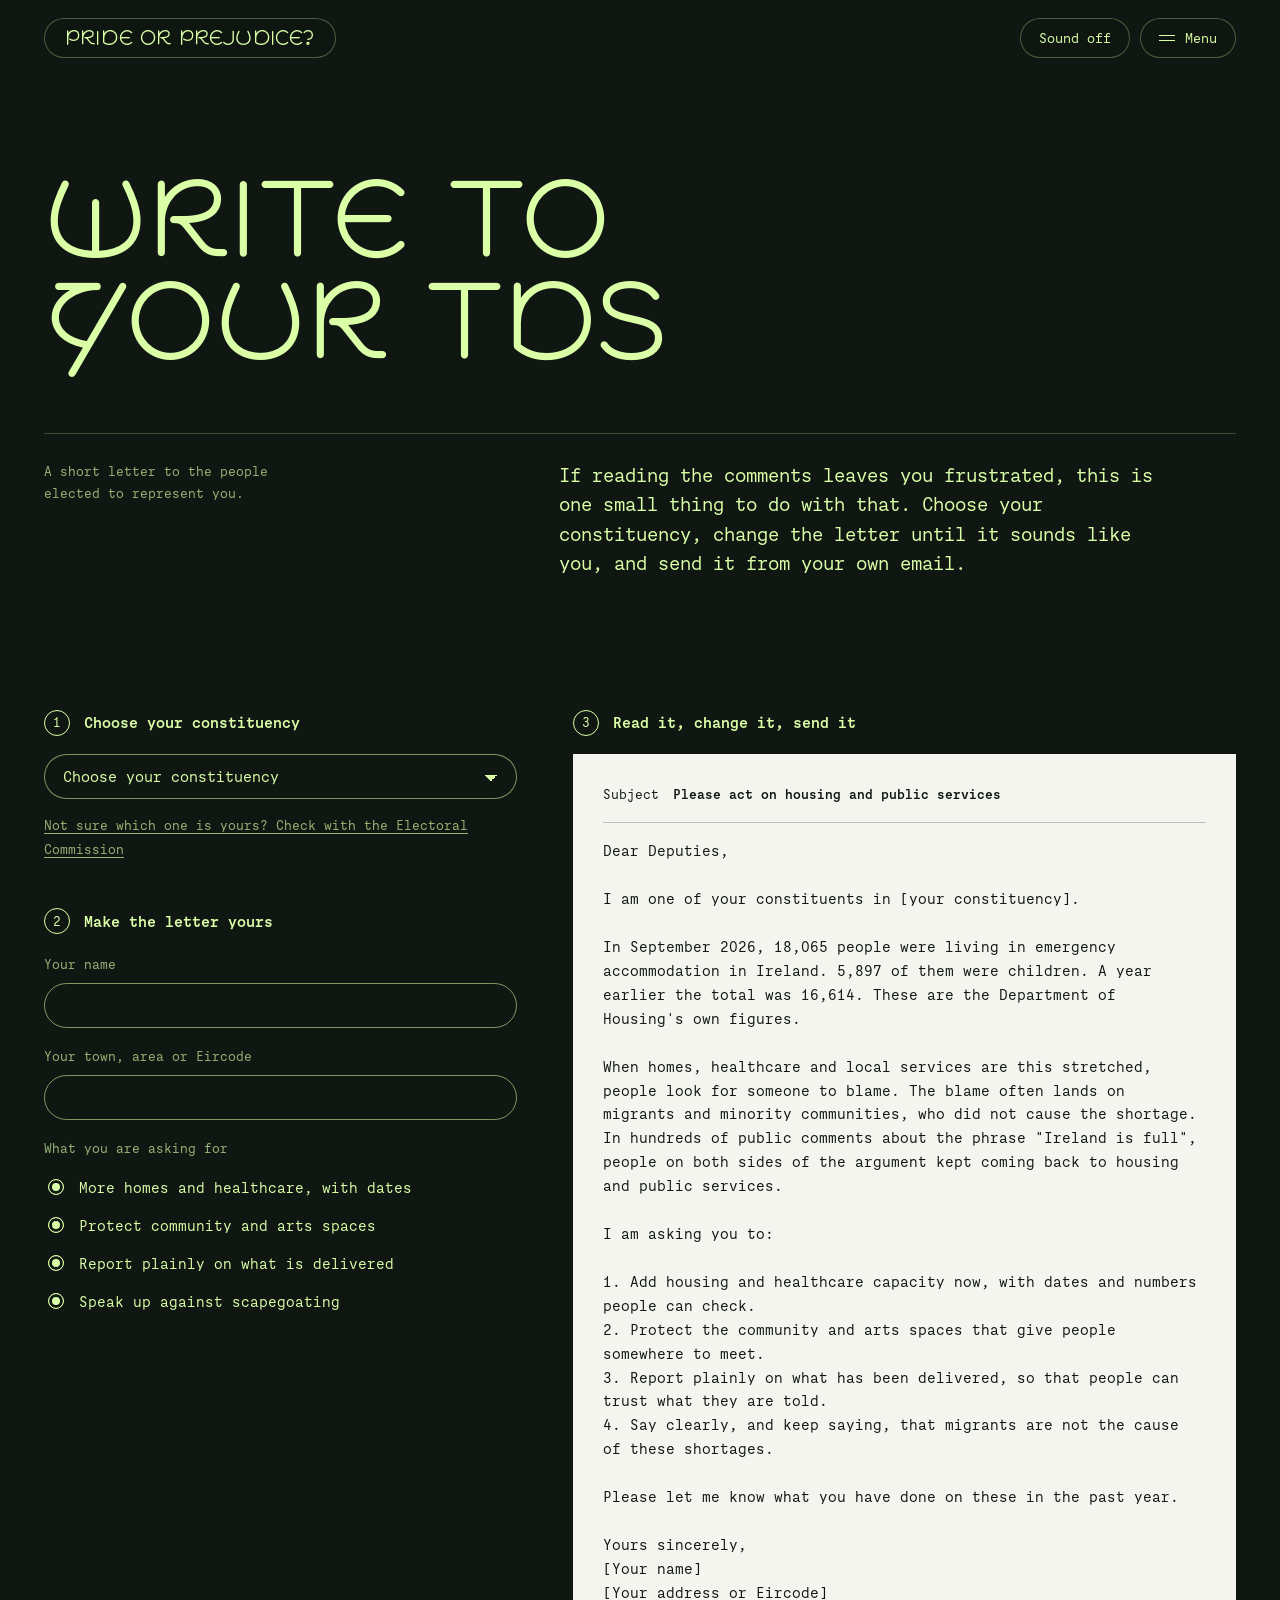
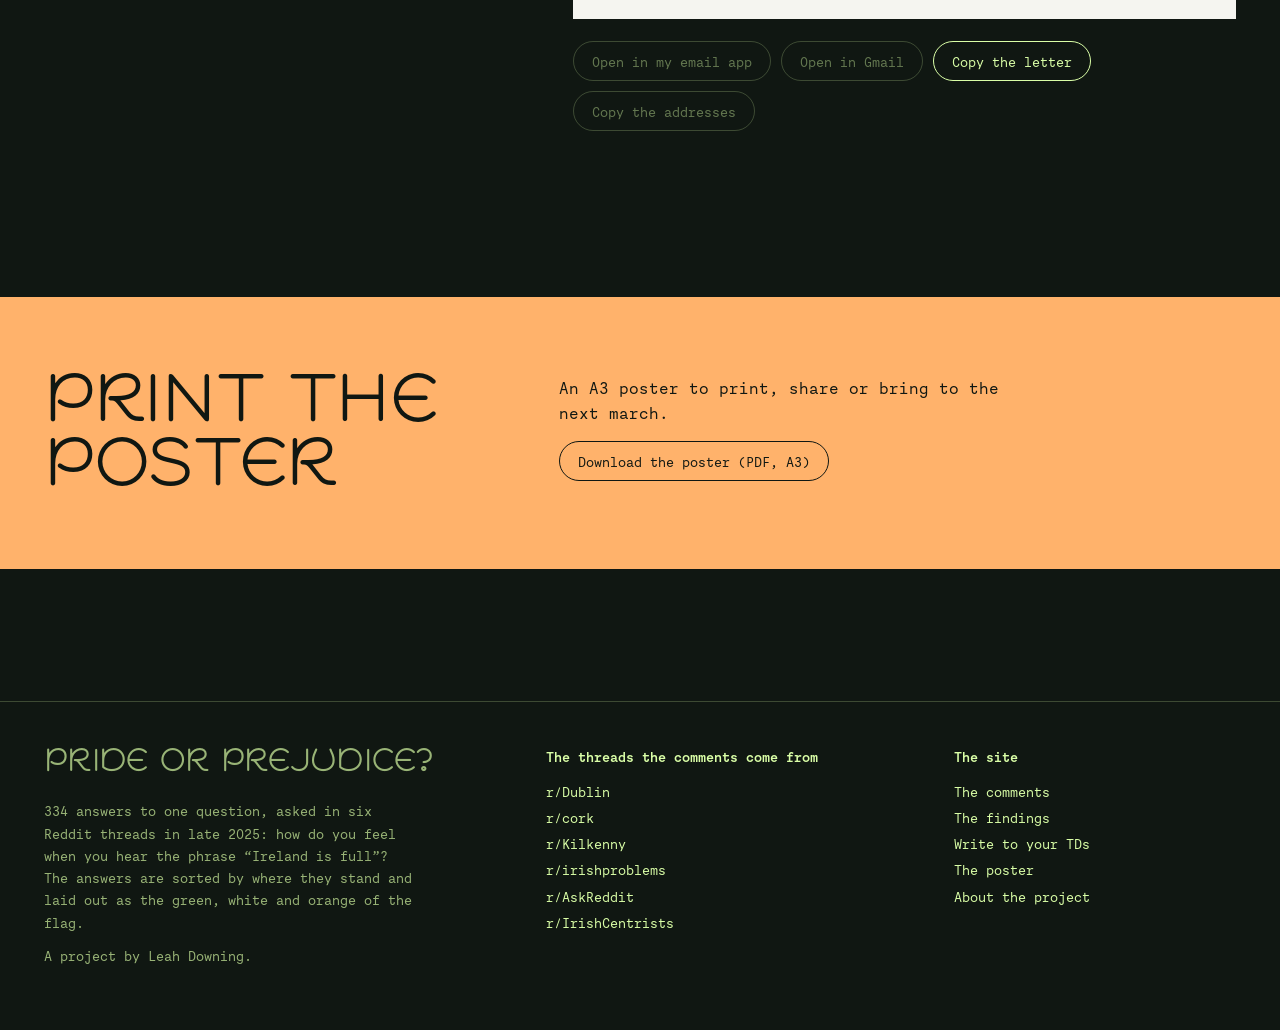
<file: write.html>
<!doctype html>
<html lang="en-IE">
<head>
  <meta charset="utf-8">
  <meta name="viewport" content="width=device-width, initial-scale=1">
  <title>Write to your TDs. Pride or Prejudice?</title>
  <meta name="description" content="A short letter about housing and public services that you can change and send to the TDs for your constituency.">
  <meta name="theme-color" content="#101712">
  <meta property="og:type" content="website">
  <meta property="og:title" content="Write to your TDs. Pride or Prejudice?">
  <meta property="og:description" content="A short letter about housing and public services that you can change and send to the TDs for your constituency.">
  <meta property="og:url" content="https://leahvdowning.github.io/prideorprejudice/write.html">
  <meta property="og:image" content="https://leahvdowning.github.io/prideorprejudice/img/share.png">
  <meta name="twitter:card" content="summary_large_image">
  <link rel="icon" href="img/favicon.svg" type="image/svg+xml">
  <link rel="stylesheet" href="css/fonts.css">
  <link rel="stylesheet" href="css/site.css">
</head>
<body>
  <a class="skip" href="#main">Skip to the page</a>

  <!-- Header and menu. The same block sits at the top of all four pages. -->
  <header class="top">
    <a class="pill glass mark" href="index.html">Pride or Prejudice?</a>
    <div class="top-right">
      <button type="button" class="pill glass sound" data-sound aria-pressed="false">Sound off</button>
      <button type="button" class="pill glass" id="menu-open" aria-expanded="false" aria-controls="menu"><span class="burger" aria-hidden="true"><i></i><i></i></span>Menu</button>
    </div>
  </header>
  <div class="veil" id="veil" hidden></div>
  <nav class="menu" id="menu" aria-label="Menu" hidden>
    <div class="menu-head">
      <span>Pride or Prejudice?</span>
      <button type="button" class="pill" id="menu-close">Close</button>
    </div>
    <ol class="menu-list">
      <li><a href="index.html#comments"><span class="num">1</span><span class="name">The comments</span><span class="go" aria-hidden="true">→</span></a></li>
      <li><a href="findings.html"><span class="num">2</span><span class="name">The findings</span><span class="go" aria-hidden="true">→</span></a></li>
      <li><a href="write.html" aria-current="page"><span class="num">3</span><span class="name">Write to your TDs</span><span class="go" aria-hidden="true">→</span></a></li>
      <li><a href="write.html#poster"><span class="num">4</span><span class="name">The poster</span><span class="go" aria-hidden="true">→</span></a></li>
      <li><a href="about.html"><span class="num">5</span><span class="name">About the project</span><span class="go" aria-hidden="true">→</span></a></li>
    </ol>
    <div class="menu-foot">
      <p class="menu-note">334 answers to one question, asked on Reddit in late 2025: how do you feel when you hear the phrase “Ireland is full”?</p>
      <button type="button" class="pill sound" data-sound aria-pressed="false">Sound off</button>
    </div>
  </nav>

  <main id="main">
    <header class="page-head wrap">
      <h1 class="display page-title">Write to your TDs</h1>
      <div class="standfirst">
        <p class="byline">A short letter to the people<br>elected to represent you.</p>
        <p class="lede">If reading the comments leaves you frustrated, this is one small thing to do with that. Choose your constituency, change the letter until it sounds like you, and send it from your own email.</p>
      </div>
    </header>

    <section class="section wrap">
      <form class="mail-form" id="mail-form" novalidate>
        <div class="mail-side">
          <div class="step">
            <h3><span class="step-n">1</span>Choose your constituency</h3>
            <label class="field">
              <span class="vh">Your constituency</span>
              <select id="con" name="constituency">
                <option value="">Choose your constituency</option>
              </select>
            </label>
            <p class="hint"><a href="https://electoralcommission.ie/who-are-my-tds" target="_blank" rel="noopener">Not sure which one is yours? Check with the Electoral Commission</a></p>
            <ul class="tds" id="tds" aria-live="polite"></ul>
          </div>

          <div class="step">
            <h3><span class="step-n">2</span>Make the letter yours</h3>
            <label class="field"><span>Your name</span><input type="text" id="name" name="name" autocomplete="name"></label>
            <label class="field"><span>Your town, area or Eircode</span><input type="text" id="place" name="place" autocomplete="address-level2"></label>
            <fieldset class="asks" id="asks">
              <legend>What you are asking for</legend>
            </fieldset>
          </div>
        </div>

        <div class="mail-main">
          <div class="step">
            <h3><span class="step-n">3</span>Read it, change it, send it</h3>
            <div class="letter">
              <label class="letter-subject"><span>Subject</span><input type="text" id="subject" name="subject"></label>
              <label class="vh" for="letter">Your letter</label>
              <textarea id="letter" name="letter" rows="20" spellcheck="true"></textarea>
            </div>
            <p class="rebuild" id="rebuild-row" hidden>You have changed the letter by hand, so the form has stopped updating it. <button type="button" class="text-btn" id="rebuild">Start again from the form</button></p>
            <div class="send">
              <a class="pill pill-solid" id="send-mail" href="#" aria-disabled="true">Open in my email app</a>
              <a class="pill" id="send-gmail" href="#" target="_blank" rel="noopener" aria-disabled="true">Open in Gmail</a>
              <button type="button" class="pill" id="copy-letter">Copy the letter</button>
              <button type="button" class="pill" id="copy-to" disabled>Copy the addresses</button>
            </div>
            <p class="status" id="status" role="status"></p>
          </div>
        </div>
      </form>
    </section>

    <section class="poster-band" id="poster">
      <div class="wrap two">
        <h2 class="display">Print the poster</h2>
        <div>
          <p>An A3 poster to print, share or bring to the next march.</p>
          <p><a class="pill" href="https://www.dropbox.com/scl/fi/nb6jyu55x05yxwad158ao/PrideOrPrejudice__A3.pdf?rlkey=m73r8xt2f78st74ungir5rkk9&amp;dl=1">Download the poster (PDF, A3)</a></p>
        </div>
      </div>
    </section>
  </main>

  <!-- Footer. The same block sits at the bottom of all four pages. -->
  <footer class="foot">
    <div class="wrap foot-grid">
      <div>
        <p class="display foot-mark">Pride or Prejudice?</p>
        <p>334 answers to one question, asked in six Reddit threads in late 2025: how do you feel when you hear the phrase “Ireland is full”? The answers are sorted by where they stand and laid out as the green, white and orange of the flag.</p>
        <p>A project by Leah Downing.</p>
      </div>
      <div>
        <h2>The threads the comments come from</h2>
        <ul>
          <li><a href="https://www.reddit.com/r/Dublin/comments/1p82h2o/how_do_you_feel_when_you_hear_the_phrase_ireland/" target="_blank" rel="noopener">r/Dublin</a></li>
          <li><a href="https://www.reddit.com/r/cork/comments/1p82j3i/how_do_you_feel_when_you_hear_the_phrase_ireland/" target="_blank" rel="noopener">r/cork</a></li>
          <li><a href="https://www.reddit.com/r/Kilkenny/comments/1p82jyc/how_do_you_feel_when_you_hear_the_phrase_ireland/" target="_blank" rel="noopener">r/Kilkenny</a></li>
          <li><a href="https://www.reddit.com/r/irishproblems/comments/1p9ugcc/what_do_you_think_when_you_hear_phrases_like/" target="_blank" rel="noopener">r/irishproblems</a></li>
          <li><a href="https://www.reddit.com/r/AskReddit/comments/1p9uesv/ireland_what_do_you_feel_when_you_hear_phrases/" target="_blank" rel="noopener">r/AskReddit</a></li>
          <li><a href="https://www.reddit.com/r/IrishCentrists/comments/1p9uigr/what_do_you_feel_when_you_hear_phrases_like/" target="_blank" rel="noopener">r/IrishCentrists</a></li>
        </ul>
      </div>
      <div>
        <h2>The site</h2>
        <ul>
          <li><a href="index.html#comments">The comments</a></li>
          <li><a href="findings.html">The findings</a></li>
          <li><a href="write.html">Write to your TDs</a></li>
          <li><a href="write.html#poster">The poster</a></li>
          <li><a href="about.html">About the project</a></li>
        </ul>
      </div>
    </div>
  </footer>

  <script src="data/stats.js"></script>
  <script src="data/tds.js"></script>
  <script src="data/letter.js"></script>
  <script src="js/app.js"></script>
</body>
</html>
</file>
<file: css/fonts.css>
/*
  Typefaces. This is the only file that names font files.

    PoP Display  ->  Edition Medieval 70, by Elias Hanzer
    PoP Mono     ->  Auger Mono, by Signal Type Foundry

  Both are commercial typefaces. The Edition Medieval file here is the trial
  ("Unlicensed") cut, so a web licence is needed for a public site. When the
  licensed web fonts arrive, put them in /fonts and change the three "src"
  lines below. Nothing else in the site needs to change.
*/

@font-face {
  font-family: "PoP Display";
  src: url("../fonts/EditionMedievalUnlicensed-70.otf") format("opentype");
  font-weight: 400;
  font-style: normal;
  font-display: swap;
}

@font-face {
  font-family: "PoP Mono";
  src: url("../fonts/AugerMono-Regular.otf") format("opentype");
  font-weight: 400;
  font-style: normal;
  font-display: swap;
}

@font-face {
  font-family: "PoP Mono";
  src: url("../fonts/AugerMono-Bold.otf") format("opentype");
  font-weight: 700;
  font-style: normal;
  font-display: swap;
}

:root {
  /* Small fit adjustments that belong to the typeface, not the layout */
  --display-track: 0.01em;
  --display-lh: 100%;
}
</file>
<file: css/site.css>
/* ==========================================================
   Pride or Prejudice?
   One stylesheet for all four pages. Typefaces are named in
   fonts.css only.
   ========================================================== */

:root {
  --ground: #101712;
  --green: #daffa7;
  --white: #f5f5f0;
  --orange: #ffb26b;

  --ground-rgb: 16 23 18;
  --green-rgb: 218 255 167;
  --white-rgb: 245 245 240;
  --orange-rgb: 255 178 107;

  --soft: rgb(var(--green-rgb) / 0.68);     /* quieter text on the dark ground */
  --rule: rgb(var(--green-rgb) / 0.22);

  --display: "PoP Display", Georgia, serif;
  --mono: "PoP Mono", ui-monospace, SFMono-Regular, Menlo, Consolas, monospace;

  --pad: 44px;
  --max: 1440px;
  --gap: 132px;                             /* space between sections */
  --measure: 62ch;
  --top: 76px;                              /* height kept clear for the header */
}

*,
*::before,
*::after { box-sizing: border-box; }

html { -webkit-text-size-adjust: 100%; scroll-behavior: smooth; }
html.home { scroll-snap-type: y proximity; }

body {
  margin: 0;
  background: var(--ground);
  color: var(--green);
  font-family: var(--mono);
  font-size: 15px;
  line-height: 165%;
  overflow-x: hidden;
}

p { margin: 0 0 1em; }
h1, h2, h3, h4 { margin: 0; font-weight: 400; }
ul, ol, dl, dd { margin: 0; padding: 0; list-style: none; }
fieldset { margin: 0; padding: 0; border: 0; min-width: 0; }
button, input, select, textarea { font: inherit; color: inherit; }
a { color: inherit; text-decoration-thickness: 1px; text-underline-offset: 0.22em; }

.wrap { max-width: var(--max); margin-inline: auto; padding-inline: var(--pad); }

.vh {
  position: absolute;
  width: 1px; height: 1px;
  margin: -1px; padding: 0;
  overflow: hidden;
  clip: rect(0 0 0 0);
  white-space: nowrap;
  border: 0;
}

.skip {
  position: fixed;
  left: var(--pad); top: -80px;
  z-index: 60;
  padding: 10px 16px;
  border-radius: 999px;
  background: var(--green);
  color: var(--ground);
}
.skip:focus { top: 14px; }

:focus-visible { outline: 2px solid #fff; outline-offset: 3px; }

.display {
  font-family: var(--display);
  font-weight: 400;
  text-transform: uppercase;
  letter-spacing: var(--display-track);
  line-height: var(--display-lh);
}

/* ---------- Pills ---------- */

.pill {
  display: inline-flex;
  align-items: center;
  justify-content: center;
  gap: 10px;
  min-height: 40px;
  padding: 8px 18px;
  border: 1px solid var(--green);
  border-radius: 999px;
  background: transparent;
  color: var(--green);
  font-family: var(--mono);
  font-size: 13.5px;
  line-height: 130%;
  text-decoration: none;
  white-space: nowrap;
  cursor: pointer;
  transition: background-color 0.18s, color 0.18s, border-color 0.18s;
}
.pill:hover,
.pill-solid { background: var(--green); color: var(--ground); }
.pill-solid:hover { background: transparent; color: var(--green); }
.pill[disabled],
.pill[aria-disabled="true"] {
  border-color: var(--rule);
  background: transparent;
  color: rgb(var(--green-rgb) / 0.42);
  cursor: not-allowed;
}

/* Frosted glass, used by the header pills and the menu */
.glass {
  border-color: rgb(var(--green-rgb) / 0.3);
  background: rgb(var(--ground-rgb) / 0.76);
  -webkit-backdrop-filter: blur(16px) saturate(1.3);
  backdrop-filter: blur(16px) saturate(1.3);
}
.glass:hover { border-color: var(--green); }

.text-btn {
  padding: 0;
  border: 0;
  background: none;
  color: inherit;
  font-size: inherit;
  text-decoration: underline;
  text-decoration-thickness: 1px;
  text-underline-offset: 0.22em;
  cursor: pointer;
}
.text-btn:hover { text-decoration-thickness: 2px; }

.prose a,
.hint a,
.fig-note a { text-decoration: underline; }
.prose a:hover,
.hint a:hover,
.fig-note a:hover { text-decoration-thickness: 2px; }

/* ---------- Header and menu ---------- */

.top {
  position: fixed;
  inset: 0 0 auto 0;
  z-index: 40;
  display: flex;
  justify-content: space-between;
  align-items: center;
  gap: 12px;
  padding: 18px var(--pad) 0;
  pointer-events: none;
}
.top > * { pointer-events: auto; }
.top-right { display: flex; gap: 10px; }
.mark {
  padding-inline: 20px;
  font-family: var(--display);
  font-size: 19px;
  text-transform: uppercase;
  letter-spacing: var(--display-track);
  line-height: 100%;
}
.sound[aria-pressed="true"] { background: var(--green); color: var(--ground); }
.burger { display: inline-grid; gap: 4px; width: 16px; }
.burger i { display: block; height: 1px; background: currentColor; }

.veil {
  position: fixed;
  inset: 0;
  z-index: 45;
  background: rgb(var(--ground-rgb) / 0.35);
  -webkit-backdrop-filter: blur(9px);
  backdrop-filter: blur(9px);
  opacity: 0;
  transition: opacity 0.3s;
}
.menu {
  position: fixed;
  top: 12px; right: 12px;
  z-index: 50;
  width: min(520px, calc(100vw - 24px));
  max-height: calc(100svh - 24px);
  overflow-y: auto;
  padding: 18px 26px 26px;
  border: 1px solid rgb(var(--green-rgb) / 0.3);
  border-radius: 26px;
  background: rgb(var(--ground-rgb) / 0.62);
  -webkit-backdrop-filter: blur(26px) saturate(1.3);
  backdrop-filter: blur(26px) saturate(1.3);
  opacity: 0;
  transform: translateY(-10px) scale(0.985);
  transform-origin: top right;
  transition: opacity 0.25s, transform 0.3s cubic-bezier(0.2, 0.8, 0.2, 1);
}
.veil[hidden],
.menu[hidden] { display: none; }
.menu-open .veil { opacity: 1; }
.menu-open .menu { opacity: 1; transform: none; }
.menu-head { display: flex; justify-content: space-between; align-items: center; margin-bottom: 14px; font-size: 13px; color: var(--soft); }
.menu-list a {
  display: grid;
  grid-template-columns: 2.6ch minmax(0, 1fr) auto;
  gap: 14px;
  align-items: baseline;
  padding: 15px 0 13px;
  border-top: 1px solid var(--rule);
  text-decoration: none;
  transition: padding 0.2s;
}
.menu-list .num { font-size: 12.5px; color: var(--soft); text-align: center; }
.menu-list .name { font-family: var(--display); font-size: clamp(24px, 3.1vw, 32px); text-transform: uppercase; letter-spacing: var(--display-track); line-height: 105%; }
.menu-list .go { font-size: 15px; opacity: 0; transform: translateX(-8px); transition: opacity 0.2s, transform 0.2s; }
.menu-list a:hover { padding-left: 10px; }
.menu-list a:hover .go { opacity: 1; transform: none; }
.menu-list a[aria-current="page"] .num { border-radius: 999px; background: var(--green); color: var(--ground); }
.menu-foot { display: flex; align-items: flex-end; justify-content: space-between; gap: 20px; padding-top: 16px; border-top: 1px solid var(--rule); }
.menu-note { margin: 0; max-width: 34ch; font-size: 12.5px; line-height: 160%; color: var(--soft); }

/* ---------- Home: the intro ---------- */

.intro {
  display: flex;
  flex-direction: column;
  justify-content: flex-end;
  min-height: 100svh;
  padding-top: calc(var(--top) + 24px);
  padding-bottom: 40px;
  scroll-snap-align: start;
}
.line {
  display: flex;
  flex-direction: column;
  justify-content: flex-end;
  min-height: 3em;                 /* room for the longest ending, so nothing jumps */
  margin: 0;
  font-family: var(--display);
  font-size: clamp(40px, 7.1vw, 112px);
  line-height: 100%;
  letter-spacing: var(--display-track);
  text-transform: uppercase;
}
.line-inner { display: block; }
.stem,
.is { color: #fff; }
.ending[data-stance="agree"] { color: var(--green); }
.ending[data-stance="neither"] { color: var(--white); }
.ending[data-stance="disagree"] { color: var(--orange); }
.w { display: inline-block; white-space: nowrap; }
.ch {
  display: inline-block;
  transition: transform 0.55s cubic-bezier(0.2, 0.8, 0.2, 1), opacity 0.3s;
  transition-delay: calc(var(--i, 0) * 14ms);
}
.ending.away .ch,
.ending.before .ch { opacity: 0; transform: translate(var(--dx, 0), var(--dy, 0)) rotate(var(--r, 0deg)); }
.ending.away .ch { transition-duration: 0.28s, 0.22s; transition-delay: calc(var(--i, 0) * 6ms); }
.ending.before .ch { transition: none; }

.who { display: flex; flex-wrap: wrap; gap: 6px 22px; margin: 22px 0 0; font-size: 13px; color: var(--soft); }

.intro-foot {
  display: grid;
  grid-template-columns: minmax(0, 7fr) minmax(0, 5fr);
  gap: 32px;
  align-items: end;
  margin-top: 40px;
  padding-top: 26px;
  border-top: 1px solid var(--rule);
}
.lede { max-width: 58ch; margin: 0; font-size: 17px; line-height: 158%; }
.intro-side { display: flex; flex-direction: column; align-items: flex-start; gap: 20px; justify-self: end; }
.key { font-size: 13.5px; line-height: 185%; }
.key li { display: flex; align-items: center; gap: 12px; }
.sw { display: inline-block; flex: none; width: 22px; height: 11px; }
.sw-agree { background: var(--green); }
.sw-neither { background: var(--white); }
.sw-disagree { background: var(--orange); }

/* ---------- Home: the flag ---------- */

.flag-wrap {
  display: flex;
  flex-direction: column;
  height: 100svh;
  min-height: 560px;
  padding-top: var(--top);
  scroll-snap-align: start;
}
.tabs { display: none; }

.flag { flex: 1; display: grid; grid-template-columns: repeat(3, minmax(0, 1fr)); min-height: 0; }

.band {
  display: flex;
  flex-direction: column;
  min-height: 0;
  padding: 26px 0 0 30px;
  /* The solid flag: colour fields with dark text */
  --bg: rgb(var(--col));
  --ink: var(--ground-rgb);
  --paper: var(--col);
  background: var(--bg);
  color: rgb(var(--ink));
}
.band[data-stance="agree"] { --col: var(--green-rgb); }
.band[data-stance="neither"] { --col: var(--white-rgb); }
.band[data-stance="disagree"] { --col: var(--orange-rgb); }
.band:first-child { padding-left: var(--pad); }

/* The quiet flag: dark ground, coloured text. Put data-flag="dark" on .flag to use it. */
.flag[data-flag="dark"] .band {
  --bg: rgb(var(--col) / 0.07);
  --ink: var(--col);
  --paper: var(--ground-rgb);
}

.band-head { padding-right: 30px; margin-bottom: 16px; }
.band-head .display { font-size: clamp(20px, 2vw, 32px); }
.band-count { margin: 8px 0 0; font-size: 12.5px; line-height: 150%; color: rgb(var(--ink) / 0.72); }

.scroll {
  flex: 1;
  min-height: 0;
  overflow-y: auto;
  padding: 2px 26px 70px 0;
  scrollbar-width: thin;
  scrollbar-color: rgb(var(--ink) / 0.55) transparent;
  -webkit-mask-image: linear-gradient(to bottom, #000 calc(100% - 64px), transparent);
  mask-image: linear-gradient(to bottom, #000 calc(100% - 64px), transparent);
}
.scroll::-webkit-scrollbar { width: 4px; }
.scroll::-webkit-scrollbar-thumb { background: rgb(var(--ink) / 0.55); }
.scroll:focus-visible { outline-offset: -4px; outline-color: rgb(var(--ink)); }

.c {
  margin: 0 0 15px;
  font-size: 13px;
  line-height: 160%;
  color: rgb(var(--ink) / 0.66);
  overflow-wrap: anywhere;
  transition: color 0.25s;
}
.s { transition: color 0.18s; }
.f { font-weight: 700; }
.url { opacity: 0.75; }

/* Everything: point at (or tap) a sentence to bring it forward */
.flag[data-lens="all"] .s:hover,
.flag[data-lens="all"] .s.on { color: rgb(var(--ink)); }

/* The other three views quieten the text and bring one kind of word forward */
.flag:not([data-lens="all"]) .c { color: rgb(var(--ink) / 0.32); }
.flag:not([data-lens="all"]) .s:hover,
.flag:not([data-lens="all"]) .s.on { color: rgb(var(--ink) / 0.8); }

.flag[data-lens="feel"] .f {
  padding: 1px 4px;
  margin: 0 -4px;
  background: rgb(var(--ink));
  color: rgb(var(--paper));
}

.flag[data-lens="lost"] .l {
  background: rgb(var(--ink));
  color: transparent;
  cursor: pointer;
  transition: background-color 0.2s, color 0.2s;
}
.flag[data-lens="lost"] .l:hover,
.flag[data-lens="lost"] .l.on,
.flag[data-lens="lost"] .s.on .l { background: transparent; color: rgb(var(--ink)); font-weight: 700; }

.flag[data-lens="phrase"] .ph { color: rgb(var(--ink)); font-weight: 700; }
.ph .pc { display: inline-block; white-space: pre; transition: transform 0.25s cubic-bezier(0.2, 0.8, 0.2, 1); }

/* Under the flag: the four views, then the crawl of official figures */
.flag-bar { display: flex; align-items: center; gap: 10px 26px; padding: 12px var(--pad) 10px; }
.lens { display: flex; flex-wrap: nowrap; gap: 8px; }
.lens label,
.tabs label { position: relative; cursor: pointer; }
.lens input,
.tabs input { position: absolute; inset: 0; margin: 0; opacity: 0; cursor: pointer; }
.lens span,
.tabs span {
  display: block;
  padding: 7px 15px;
  border: 1px solid rgb(var(--green-rgb) / 0.55);
  border-radius: 999px;
  font-size: 13px;
  line-height: 130%;
  white-space: nowrap;
  transition: background-color 0.18s, color 0.18s;
}
.lens label:hover span,
.lens input:checked + span { border-color: var(--green); background: var(--green); color: var(--ground); }
.lens input:focus-visible + span,
.tabs input:focus-visible + span { outline: 2px solid #fff; outline-offset: 3px; }
.lens-note { margin: 0; font-size: 12.5px; line-height: 145%; color: var(--soft); }

.ticker {
  display: grid;
  grid-template-columns: auto minmax(0, 1fr) auto;
  gap: 24px;
  align-items: baseline;
  padding: 9px var(--pad) 13px;
  border-top: 1px solid var(--rule);
  font-size: 13px;
}
.ticker-label { margin: 0; }
.ticker-window { overflow: hidden; }
.ticker-track { display: flex; width: max-content; white-space: nowrap; animation: crawl var(--crawl, 80s) linear infinite; }
.ticker.paused .ticker-track,
.ticker-window:hover .ticker-track,
.ticker-window:focus-within .ticker-track { animation-play-state: paused; }
.ticker-track li { padding-right: 56px; color: rgb(var(--white-rgb) / 0.9); }
.ticker-track a { text-decoration: none; }
.ticker-track a:hover { text-decoration: underline; }
.ticker-track .src { color: rgb(var(--white-rgb) / 0.55); }
@keyframes crawl { to { transform: translateX(-50%); } }

/* ---------- Big links to the other pages ---------- */

.onward { padding-top: var(--gap); }
.onward-row {
  display: grid;
  grid-template-columns: minmax(0, 7fr) minmax(0, 4fr) 40px;
  gap: 32px;
  align-items: end;
  padding: 30px 0 26px;
  border-top: 1px solid var(--rule);
  text-decoration: none;
  transition: padding 0.25s;
}
.onward-row:last-child { border-bottom: 1px solid var(--rule); }
.onward-row .display { font-size: clamp(30px, 4.6vw, 70px); }
.onward-note { font-size: 14px; line-height: 160%; color: var(--soft); max-width: 40ch; }
.onward-go { font-size: 22px; opacity: 0; transform: translateX(-12px); transition: opacity 0.25s, transform 0.25s; }
.onward-row:hover { padding-left: 16px; }
.onward-row:hover .onward-go { opacity: 1; transform: none; }

/* ---------- Page openings (findings, write, about) ---------- */

.page-head { padding-top: calc(var(--top) + 96px); }
.page-title { font-size: clamp(40px, 8vw, 128px); max-width: 15ch; text-wrap: balance; }
.standfirst {
  display: grid;
  grid-template-columns: minmax(0, 5fr) minmax(0, 7fr);
  gap: 32px;
  margin-top: 56px;
  padding-top: 26px;
  border-top: 1px solid var(--rule);
}
.byline { margin: 0; font-size: 13px; line-height: 170%; color: var(--soft); }
.standfirst .lede { font-size: 19px; line-height: 155%; max-width: 54ch; }

.two { display: grid; grid-template-columns: minmax(0, 5fr) minmax(0, 7fr); gap: 32px; align-items: start; }
.two > .display { font-size: clamp(24px, 2.6vw, 38px); max-width: 14ch; }
.section { padding-top: var(--gap); }
.prose { max-width: var(--measure); font-size: 16px; }
.prose p:last-child { margin-bottom: 0; }

/* ---------- Findings ---------- */

.fig { margin: 0; }
.fig figcaption { margin-bottom: 16px; font-size: 14px; font-weight: 700; }
.fig-note { max-width: var(--measure); margin: 16px 0 0; font-size: 13px; color: var(--soft); }

.tricolour { display: flex; height: clamp(300px, 52vh, 520px); margin-top: 84px; }
.tri {
  display: flex;
  flex-direction: column;
  justify-content: flex-end;
  min-width: 0;
  padding: 26px 30px;
  color: var(--ground);
}
.tri:first-child { padding-left: var(--pad); }
.tri-agree { background: var(--green); }
.tri-neither { background: var(--white); }
.tri-disagree { background: var(--orange); }
.tri-n { font-family: var(--display); font-size: clamp(44px, 8vw, 128px); line-height: 92%; letter-spacing: var(--display-track); }
.tri-label { margin-top: 14px; font-size: 14px; line-height: 150%; }
.tri-caption { padding-top: 14px; }

.quotes { display: grid; grid-template-columns: repeat(2, minmax(0, 1fr)); }
.quote { display: flex; flex-direction: column; justify-content: space-between; gap: 34px; min-height: 250px; margin: 0; padding: 30px 30px 26px; color: var(--ground); }
.quote-agree { background: var(--green); }
.quote-neither { background: var(--white); }
.quote-disagree { background: var(--orange); }
.quote p { margin: 0; font-size: clamp(18px, 1.75vw, 24px); line-height: 140%; }
.quote footer { font-size: 12.5px; }

.topics { width: 100%; border-collapse: collapse; font-size: 13.5px; }
.topics th { font-weight: 400; text-align: left; }
.topics thead th { padding: 0 24px 12px 0; font-size: 13px; color: var(--soft); width: 24%; }
.topics thead th:first-child { width: 28%; }
.topics thead .sw { width: 12px; height: 12px; margin-right: 9px; vertical-align: -1px; }
.topics tbody th { padding: 16px 24px 16px 0; font-size: 15px; }
.topics tbody td { padding: 16px 24px 16px 0; }
.topics tbody tr { border-top: 1px solid var(--rule); }
.topics tbody tr:last-child { border-bottom: 1px solid var(--rule); }
.cell { display: grid; grid-template-columns: 4.2ch minmax(0, 1fr); gap: 12px; align-items: center; }
.cell .cell-k { display: none; }
.bar { height: 8px; border-radius: 0 4px 4px 0; }
.bar-agree { background: var(--green); }
.bar-neither { background: var(--white); }
.bar-disagree { background: var(--orange); }

.then-now { display: grid; grid-template-columns: repeat(2, minmax(0, 1fr)); gap: 2px; }
.tile { padding: 26px 28px 24px; background: var(--white); color: var(--ground); }
.tile-n { font-family: var(--display); font-size: clamp(40px, 5.4vw, 84px); line-height: 95%; letter-spacing: var(--display-track); }
.tile p { margin: 12px 0 0; font-size: 13.5px; line-height: 155%; max-width: 30ch; }

/* ---------- Write to your TDs ---------- */

.mail-form { display: grid; grid-template-columns: minmax(0, 5fr) minmax(0, 7fr); gap: 56px; align-items: start; }
.step + .step { margin-top: 46px; }
.step h3 { display: flex; gap: 14px; align-items: center; margin-bottom: 18px; font-size: 15px; font-weight: 700; }
.step-n {
  display: inline-grid;
  place-items: center;
  flex: none;
  width: 26px; height: 26px;
  border: 1px solid var(--green);
  border-radius: 999px;
  font-size: 13px;
  font-weight: 400;
  line-height: 100%;
}
.field { display: block; margin-bottom: 16px; }
.field > span:not(.vh) { display: block; margin-bottom: 6px; font-size: 13px; color: var(--soft); }
.field input,
.field select {
  width: 100%;
  padding: 11px 18px;
  border: 1px solid rgb(var(--green-rgb) / 0.55);
  border-radius: 999px;
  background: transparent;
  font-size: 15px;
  line-height: 140%;
}
.field input:focus,
.field select:focus { border-color: var(--green); }
.field select {
  appearance: none;
  -webkit-appearance: none;
  padding-right: 44px;
  background-image: linear-gradient(45deg, transparent 50%, var(--green) 50%), linear-gradient(135deg, var(--green) 50%, transparent 50%);
  background-position: calc(100% - 25px) 55%, calc(100% - 19px) 55%;
  background-size: 6px 6px, 6px 6px;
  background-repeat: no-repeat;
  cursor: pointer;
}
.field select option { background: var(--ground); color: var(--green); }
.hint { margin: -2px 0 0; font-size: 13px; color: var(--soft); }

.tds { margin-top: 20px; }
.tds li { border-top: 1px solid var(--rule); }
.tds li:last-child { border-bottom: 1px solid var(--rule); }
.td { display: grid; grid-template-columns: 18px minmax(0, 1fr); gap: 2px 12px; padding: 11px 0; cursor: pointer; }
.td input { grid-row: 1 / 3; align-self: start; margin: 4px 0 0; }
.td-name { font-size: 14.5px; }
.td-meta { grid-column: 2; font-size: 12.5px; color: var(--soft); overflow-wrap: anywhere; }

input[type="checkbox"] {
  appearance: none;
  -webkit-appearance: none;
  flex: none;
  width: 16px; height: 16px;
  border: 1px solid var(--green);
  border-radius: 50%;
  background: transparent;
  cursor: pointer;
}
input[type="checkbox"]:checked { background: var(--green); box-shadow: inset 0 0 0 3px var(--ground); }
input[type="checkbox"]:disabled { border-color: var(--rule); cursor: not-allowed; }

.asks legend { margin-bottom: 8px; padding: 0; font-size: 13px; color: var(--soft); }
.ask { display: flex; gap: 12px; align-items: baseline; padding: 6px 0; font-size: 14.5px; cursor: pointer; }
.ask input { position: relative; top: 2px; }

.letter { padding: 26px 30px 12px; background: var(--white); color: var(--ground); }
.letter-subject {
  display: grid;
  grid-template-columns: auto minmax(0, 1fr);
  gap: 14px;
  align-items: baseline;
  padding-bottom: 14px;
  border-bottom: 1px solid rgb(var(--ground-rgb) / 0.25);
  font-size: 13px;
}
.letter-subject input { padding: 2px 0; border: 0; background: transparent; font-weight: 700; }
#letter {
  display: block;
  width: 100%;
  margin-top: 16px;
  padding: 0;
  border: 0;
  background: transparent;
  resize: none;
  overflow: hidden;
  font-size: 14.5px;
  line-height: 165%;
}
#letter:focus-visible,
.letter-subject input:focus-visible { outline: none; }
.letter:focus-within { box-shadow: 0 0 0 2px var(--green); }
.rebuild { margin: 12px 0 0; font-size: 13px; color: var(--soft); }
.send { display: flex; flex-wrap: wrap; gap: 10px; margin-top: 22px; }
.status { min-height: 1.7em; margin: 12px 0 0; font-size: 13px; color: var(--soft); }

.poster-band { margin-top: var(--gap); background: var(--orange); color: var(--ground); }
.poster-band .two { padding-block: 72px; align-items: end; }
.poster-band .display { font-size: clamp(34px, 5vw, 76px); max-width: 10ch; }
.poster-band p { max-width: 44ch; font-size: 16px; }
.poster-band .pill { border-color: var(--ground); color: var(--ground); }
.poster-band .pill:hover { background: var(--ground); color: var(--orange); }

/* ---------- About ---------- */

.about-row { display: grid; grid-template-columns: minmax(0, 5fr) minmax(0, 7fr); gap: 32px; padding: 44px 0 52px; border-top: 1px solid var(--rule); }
.about-row > .display { font-size: clamp(22px, 2.2vw, 30px); max-width: 14ch; }
.about-row > div { max-width: var(--measure); font-size: 16px; }
.about-row > div > p:last-child { margin-bottom: 0; }
.links li { border-top: 1px solid var(--rule); }
.links li:last-child { border-bottom: 1px solid var(--rule); }
.links a { display: block; padding: 10px 0; text-decoration: none; transition: padding 0.2s; }
.links a:hover { padding-left: 10px; }
.links .src { display: block; font-size: 12.5px; color: var(--soft); }
.wordlists { margin: 26px 0 0; font-size: 13px; }
.wordlists dt { margin-top: 14px; font-weight: 700; }
.wordlists dd { margin-top: 2px; color: var(--soft); }

/* ---------- Footer ---------- */

.foot { margin-top: var(--gap); border-top: 1px solid var(--rule); }
.poster-band + .foot { margin-top: 0; border-top: 0; }
.foot-grid { display: grid; grid-template-columns: minmax(0, 5fr) minmax(0, 4fr) minmax(0, 3fr); gap: 32px; padding-top: 44px; padding-bottom: 52px; font-size: 13.5px; line-height: 165%; }
.foot-mark { font-size: 30px; margin-bottom: 16px; }
.foot-grid p { max-width: 46ch; margin: 0 0 0.8em; color: var(--soft); }
.foot h2 { margin-bottom: 10px; font-size: 13.5px; font-weight: 700; }
.foot li a { display: inline-block; padding: 2px 0; text-decoration: none; transition: padding 0.2s; }
.foot li a:hover { padding-left: 8px; }

/* ---------- Smaller screens ---------- */

@media (max-width: 1100px) {
  .lens-note { display: none; }
}

@media (max-width: 1000px) {
  .two,
  .about-row,
  .standfirst { grid-template-columns: 1fr; gap: 20px; }
  .mail-form { grid-template-columns: 1fr; gap: 46px; }
  .onward-row { grid-template-columns: minmax(0, 1fr) 30px; gap: 10px 20px; }
  .onward-note { grid-column: 1; grid-row: 2; }
  .foot-grid { grid-template-columns: 1fr 1fr; }
  .foot-grid > div:first-child { grid-column: 1 / -1; }
}

@media (max-width: 760px) {
  :root { --pad: 20px; --gap: 92px; --top: 68px; }

  .top { padding-top: 14px; }
  .mark { font-size: 14px; padding-inline: 13px; }
  .top .pill { min-height: 36px; padding-inline: 13px; font-size: 12.5px; }
  .top .sound { display: none; }               /* on a phone the sound switch lives in the menu */

  .intro { padding-bottom: 28px; }
  .line { font-size: clamp(38px, 12.2vw, 64px); min-height: 6em; }
  .intro-foot { grid-template-columns: 1fr; gap: 22px; margin-top: 26px; padding-top: 20px; }
  .intro-side { justify-self: start; }
  .lede { font-size: 15.5px; }

  .flag-wrap { height: auto; min-height: 0; }
  .tabs { display: flex; gap: 8px; padding: 0 var(--pad) 12px; }
  .tabs label { flex: 1 1 auto; }
  .tabs span { text-align: center; padding-inline: 8px; font-size: 12.5px; border-color: rgb(var(--tab) / 0.7); color: rgb(var(--tab)); }
  .tabs label:nth-of-type(1) { --tab: var(--green-rgb); }
  .tabs label:nth-of-type(2) { --tab: var(--white-rgb); }
  .tabs label:nth-of-type(3) { --tab: var(--orange-rgb); }
  .tabs input:checked + span { background: rgb(var(--tab)); color: var(--ground); }
  .flag { grid-template-columns: 1fr; height: 70svh; flex: none; }
  .band { display: none; padding: 22px 0 0 var(--pad); }
  .flag[data-show="agree"] .band[data-stance="agree"],
  .flag[data-show="neither"] .band[data-stance="neither"],
  .flag[data-show="disagree"] .band[data-stance="disagree"] { display: flex; }
  .band-head .display { font-size: 26px; }
  .c { font-size: 13.5px; }
  .flag-bar { padding-bottom: 12px; overflow-x: auto; }
  .ticker { grid-template-columns: minmax(0, 1fr) auto; gap: 6px 16px; }
  .ticker-window { grid-column: 1 / -1; grid-row: 2; }

  .onward-row { padding: 22px 0 20px; }
  .page-head { padding-top: calc(var(--top) + 56px); }
  .standfirst { margin-top: 36px; }
  .standfirst .lede { font-size: 16.5px; }

  .tricolour { display: block; height: auto; margin-top: 56px; }
  .tri { min-height: calc(var(--share) * 5px + 60px); padding: 16px var(--pad); }
  .tri-n { font-size: 54px; }
  .tri-label { margin-top: 8px; font-size: 13px; }
  .quotes { grid-template-columns: 1fr; }
  .quote { min-height: 0; padding: 24px 20px 20px; }
  .then-now { grid-template-columns: 1fr; }

  .topics thead { display: none; }
  .topics, .topics tbody, .topics tr, .topics th, .topics td { display: block; }
  .topics tbody tr { padding: 14px 0 8px; }
  .topics tbody th { padding: 0 0 8px; }
  .topics tbody td { padding: 4px 0; }
  .cell { grid-template-columns: 14ch 4.2ch minmax(0, 1fr); }
  .cell .cell-k { display: block; font-size: 12.5px; color: var(--soft); white-space: nowrap; }

  .letter { padding: 20px 18px 8px; }
  .send .pill { flex: 1 1 100%; }
  .poster-band .two { padding-block: 52px; }
  .about-row { padding: 32px 0 38px; }
  .foot-grid { grid-template-columns: 1fr; }
}

/* ---------- Less motion ---------- */

@media (prefers-reduced-motion: reduce) {
  html { scroll-behavior: auto; }
  html.home { scroll-snap-type: none; }
  .ch, .ph .pc, .c, .s, .pill, .menu, .veil, .onward-row, .onward-go { transition: none !important; }
  .ticker { grid-template-columns: 1fr; }
  .ticker-track { display: block; width: auto; white-space: normal; animation: none; }
  .ticker-track li { padding: 3px 0; }
  .ticker-track li[aria-hidden="true"] { display: none; }
  #ticker-pause { display: none; }
}

@media print {
  .top, .menu, .veil, .ticker, .tabs, .flag-bar, .send { display: none; }
}
</file>
